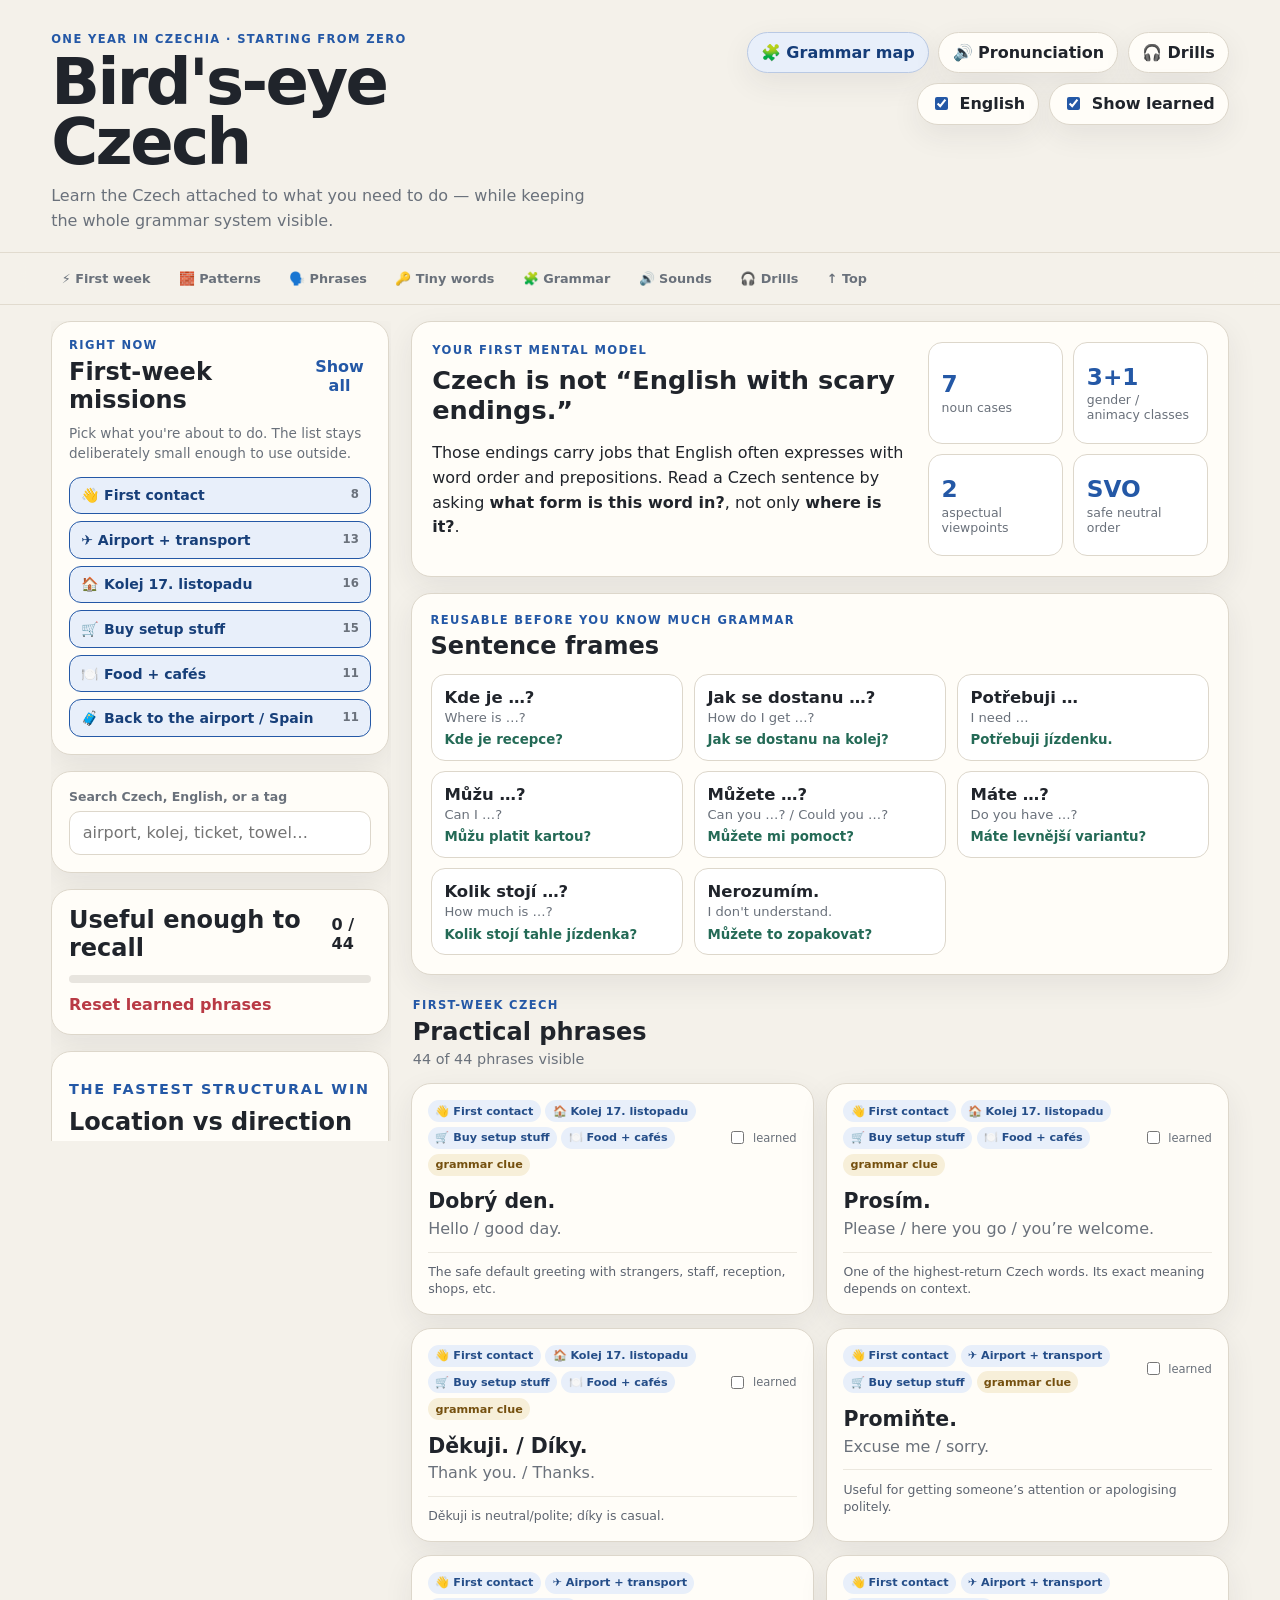
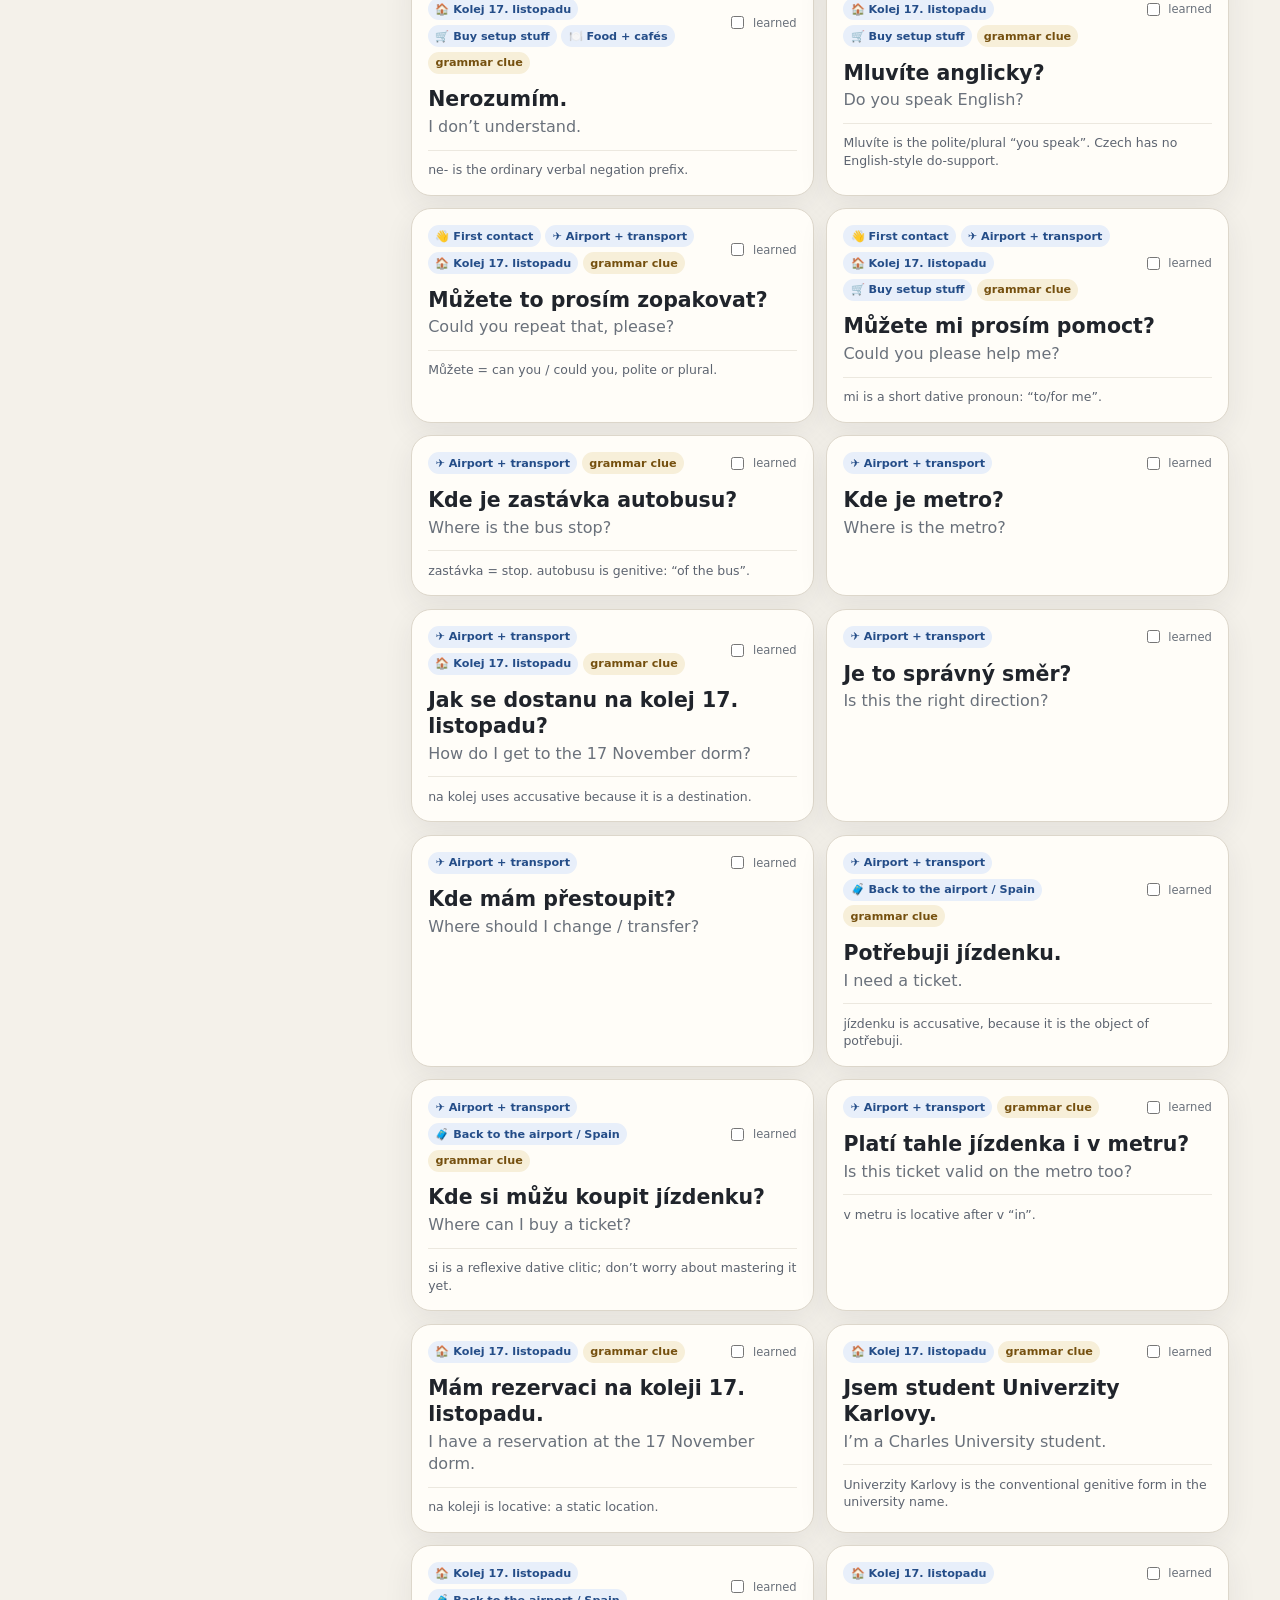
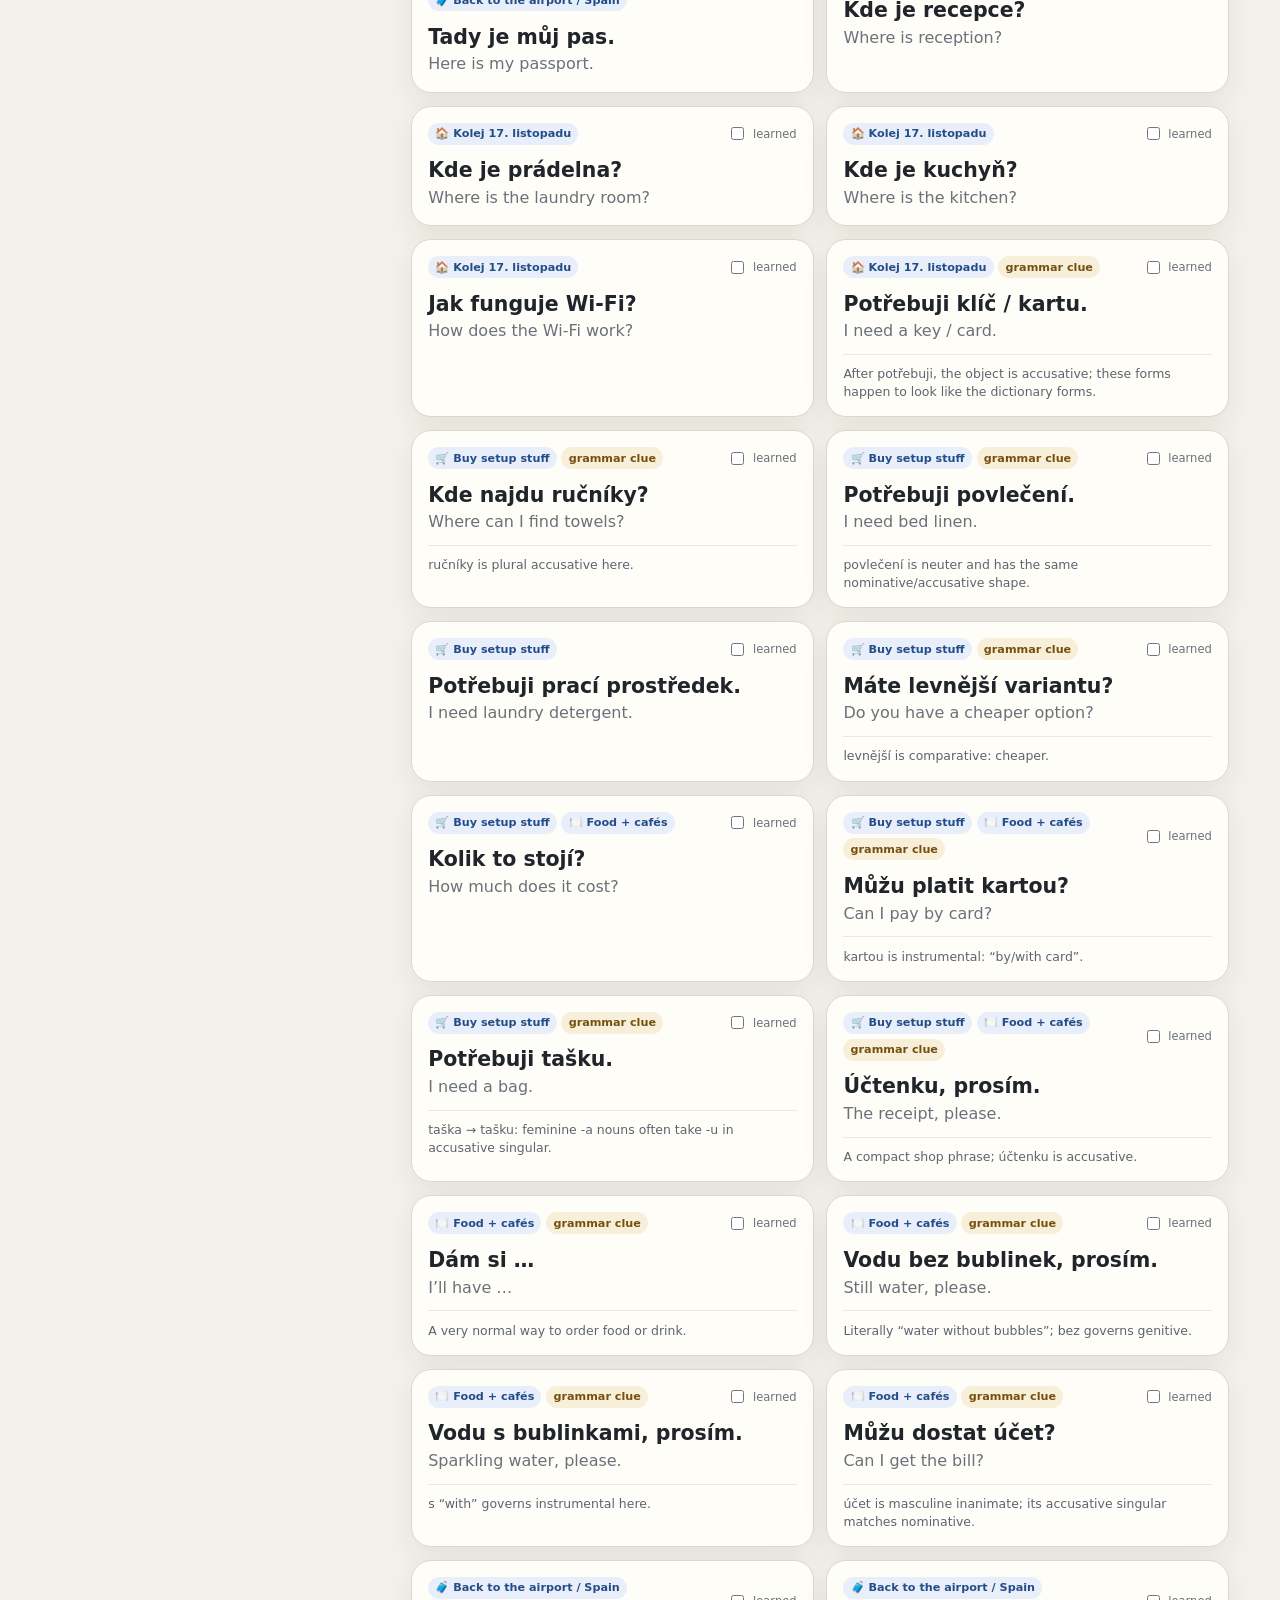
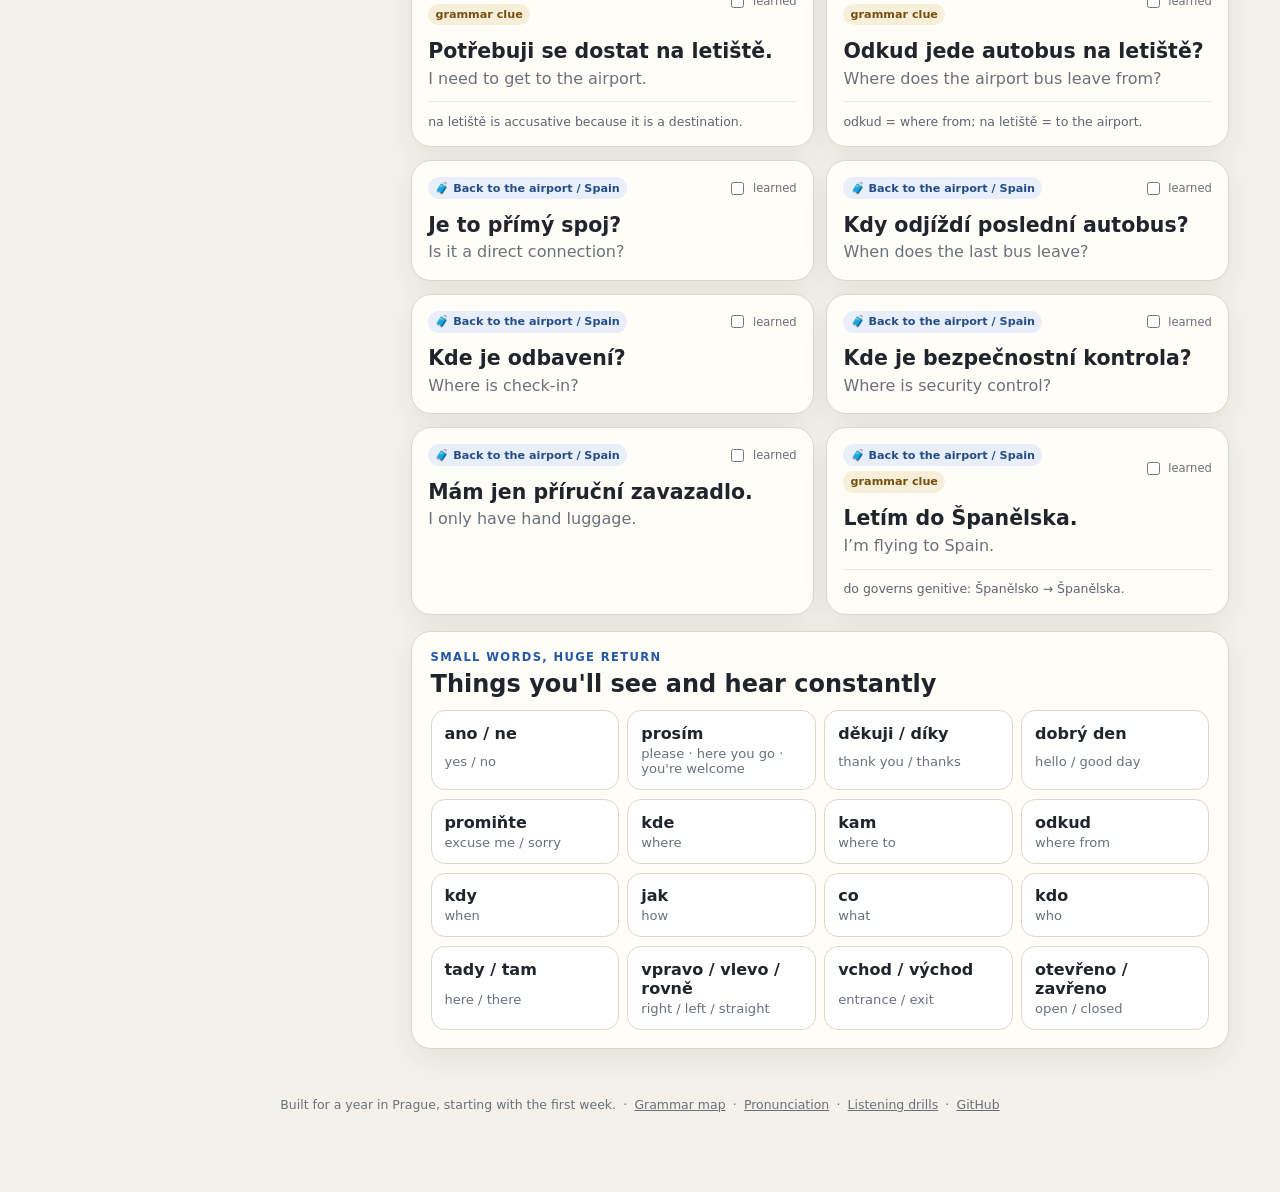
<file: index.html>
<!doctype html>
<html lang="en">
<head>
  <meta charset="utf-8" />
  <meta name="viewport" content="width=device-width, initial-scale=1, viewport-fit=cover" />
  <meta name="theme-color" content="#f4f1ea" />
  <meta name="description" content="A bird's-eye Czech grammar map and practical field guide for a year in Prague." />
  <title>Bird's-eye Czech</title>
  <link rel="stylesheet" href="styles.css" />
</head>
<body>
  <header class="topbar" id="top">
    <div>
      <p class="eyebrow">ONE YEAR IN CZECHIA · STARTING FROM ZERO</p>
      <h1>Bird's-eye Czech</h1>
      <p class="subtitle">Learn the Czech attached to what you need to do — while keeping the whole grammar system visible.</p>
    </div>
    <div class="topbar-actions">
      <a class="pill-link primary" href="grammar.html">🧩 Grammar map</a>
      <a class="pill-link" href="pronunciation.html">🔊 Pronunciation</a>
      <a class="pill-link" href="pronunciation-drills.html">🎧 Drills</a>
      <label class="toggle"><input id="translationsToggle" type="checkbox" checked><span>English</span></label>
      <label class="toggle"><input id="learnedToggle" type="checkbox" checked><span>Show learned</span></label>
    </div>
  </header>

  <nav class="jump-nav" aria-label="Jump within the field guide">
    <a href="#today">⚡ First week</a>
    <a href="#patterns">🧱 Patterns</a>
    <a href="#phrases">🗣️ Phrases</a>
    <a href="#survival">🔑 Tiny words</a>
    <a href="grammar.html">🧩 Grammar</a>
    <a href="pronunciation.html">🔊 Sounds</a>
    <a href="pronunciation-drills.html">🎧 Drills</a>
    <a href="#top">↑ Top</a>
  </nav>

  <main class="field-layout">
    <aside class="control-stack" id="today">
      <section class="panel controls">
        <div class="control-head">
          <div>
            <p class="section-kicker">RIGHT NOW</p>
            <h2>First-week missions</h2>
          </div>
          <button id="showAll" class="text-button" type="button">Show all</button>
        </div>
        <p class="filter-help">Pick what you're about to do. The list stays deliberately small enough to use outside.</p>
        <div id="missionFilters" class="mission-list"></div>
      </section>

      <section class="panel controls">
        <label class="search-field" for="search">
          <span>Search Czech, English, or a tag</span>
          <input id="search" type="search" placeholder="airport, kolej, ticket, towel…" autocomplete="off" />
        </label>
      </section>

      <section class="panel controls progress-panel">
        <div class="control-head"><h2>Useful enough to recall</h2><strong id="progressText">0 / 0</strong></div>
        <div class="progress-track"><div id="progressBar" class="progress-bar"></div></div>
        <button id="resetProgress" class="text-button danger" type="button">Reset learned phrases</button>
      </section>

      <section class="panel controls tip-panel">
        <p class="section-kicker">THE FASTEST STRUCTURAL WIN</p>
        <h2>Location vs direction</h2>
        <p><strong>Jsem na koleji.</strong><br><span class="muted">I am at the dorm. · na + locative</span></p>
        <p><strong>Jdu na kolej.</strong><br><span class="muted">I am going to the dorm. · na + accusative</span></p>
        <p><strong>Jsem na letišti.</strong> → at the airport</p>
        <p><strong>Jedu na letiště.</strong> → to the airport</p>
        <a class="text-button inline-link" href="grammar.html#cases">Why the endings change →</a>
      </section>
    </aside>

    <section class="study-area">
      <section class="hero-panel panel">
        <div>
          <p class="section-kicker">YOUR FIRST MENTAL MODEL</p>
          <h2>Czech is not “English with scary endings.”</h2>
          <p>Those endings carry jobs that English often expresses with word order and prepositions. Read a Czech sentence by asking <strong>what form is this word in?</strong>, not only <strong>where is it?</strong>.</p>
        </div>
        <div class="hero-facts">
          <a href="grammar.html#cases"><strong>7</strong><span>noun cases</span></a>
          <a href="grammar.html#gender"><strong>3+1</strong><span>gender / animacy classes</span></a>
          <a href="grammar.html#aspect"><strong>2</strong><span>aspectual viewpoints</span></a>
          <a href="grammar.html#word-order"><strong>SVO</strong><span>safe neutral order</span></a>
        </div>
      </section>

      <section id="patterns" class="panel patterns-panel">
        <div class="control-head">
          <div>
            <p class="section-kicker">REUSABLE BEFORE YOU KNOW MUCH GRAMMAR</p>
            <h2>Sentence frames</h2>
          </div>
        </div>
        <div class="pattern-grid">
          <article><strong>Kde je …?</strong><span>Where is …?</span><small>Kde je recepce?</small></article>
          <article><strong>Jak se dostanu …?</strong><span>How do I get …?</span><small>Jak se dostanu na kolej?</small></article>
          <article><strong>Potřebuji …</strong><span>I need …</span><small>Potřebuji jízdenku.</small></article>
          <article><strong>Můžu …?</strong><span>Can I …?</span><small>Můžu platit kartou?</small></article>
          <article><strong>Můžete …?</strong><span>Can you …? / Could you …?</span><small>Můžete mi pomoct?</small></article>
          <article><strong>Máte …?</strong><span>Do you have …?</span><small>Máte levnější variantu?</small></article>
          <article><strong>Kolik stojí …?</strong><span>How much is …?</span><small>Kolik stojí tahle jízdenka?</small></article>
          <article><strong>Nerozumím.</strong><span>I don't understand.</span><small>Můžete to zopakovat?</small></article>
        </div>
      </section>

      <div class="study-toolbar" id="phrases">
        <div>
          <p class="section-kicker">FIRST-WEEK CZECH</p>
          <h2>Practical phrases</h2>
          <p id="summary" class="summary"></p>
        </div>
      </div>

      <div id="emptyState" class="empty" hidden>No phrases match this view.</div>
      <div id="phraseGrid" class="phrase-grid"></div>

      <section id="survival" class="panel basics-panel">
        <div class="control-head">
          <div>
            <p class="section-kicker">SMALL WORDS, HUGE RETURN</p>
            <h2>Things you'll see and hear constantly</h2>
          </div>
        </div>
        <div class="basics-grid">
          <article><strong>ano / ne</strong><span>yes / no</span></article>
          <article><strong>prosím</strong><span>please · here you go · you're welcome</span></article>
          <article><strong>děkuji / díky</strong><span>thank you / thanks</span></article>
          <article><strong>dobrý den</strong><span>hello / good day</span></article>
          <article><strong>promiňte</strong><span>excuse me / sorry</span></article>
          <article><strong>kde</strong><span>where</span></article>
          <article><strong>kam</strong><span>where to</span></article>
          <article><strong>odkud</strong><span>where from</span></article>
          <article><strong>kdy</strong><span>when</span></article>
          <article><strong>jak</strong><span>how</span></article>
          <article><strong>co</strong><span>what</span></article>
          <article><strong>kdo</strong><span>who</span></article>
          <article><strong>tady / tam</strong><span>here / there</span></article>
          <article><strong>vpravo / vlevo / rovně</strong><span>right / left / straight</span></article>
          <article><strong>vchod / východ</strong><span>entrance / exit</span></article>
          <article><strong>otevřeno / zavřeno</strong><span>open / closed</span></article>
        </div>
      </section>
    </section>
  </main>

  <footer class="site-footer">
    <span>Built for a year in Prague, starting with the first week.</span>
    <span aria-hidden="true">·</span>
    <a href="grammar.html">Grammar map</a>
    <span aria-hidden="true">·</span>
    <a href="pronunciation.html">Pronunciation</a>
    <span aria-hidden="true">·</span>
    <a href="pronunciation-drills.html">Listening drills</a>
    <span aria-hidden="true">·</span>
    <a href="https://github.com/aeirya/birds-eye-czech">GitHub</a>
  </footer>

  <nav class="mobile-tabbar" aria-label="Site navigation">
    <a href="index.html" aria-current="page"><span>🗣️</span><small>Field guide</small></a>
    <a href="grammar.html"><span>🧩</span><small>Grammar</small></a>
    <a href="pronunciation.html"><span>🔊</span><small>Sounds</small></a>
    <a href="pronunciation-drills.html"><span>🎧</span><small>Drills</small></a>
  </nav>

  <template id="phraseTemplate">
    <article class="phrase-card">
      <div class="phrase-head">
        <div class="badges"></div>
        <label class="learned-control"><input type="checkbox"><span>learned</span></label>
      </div>
      <p class="czech"></p>
      <p class="english"></p>
      <p class="phrase-note"></p>
    </article>
  </template>

  <script src="app.js" defer></script>
</body>
</html>
</file>
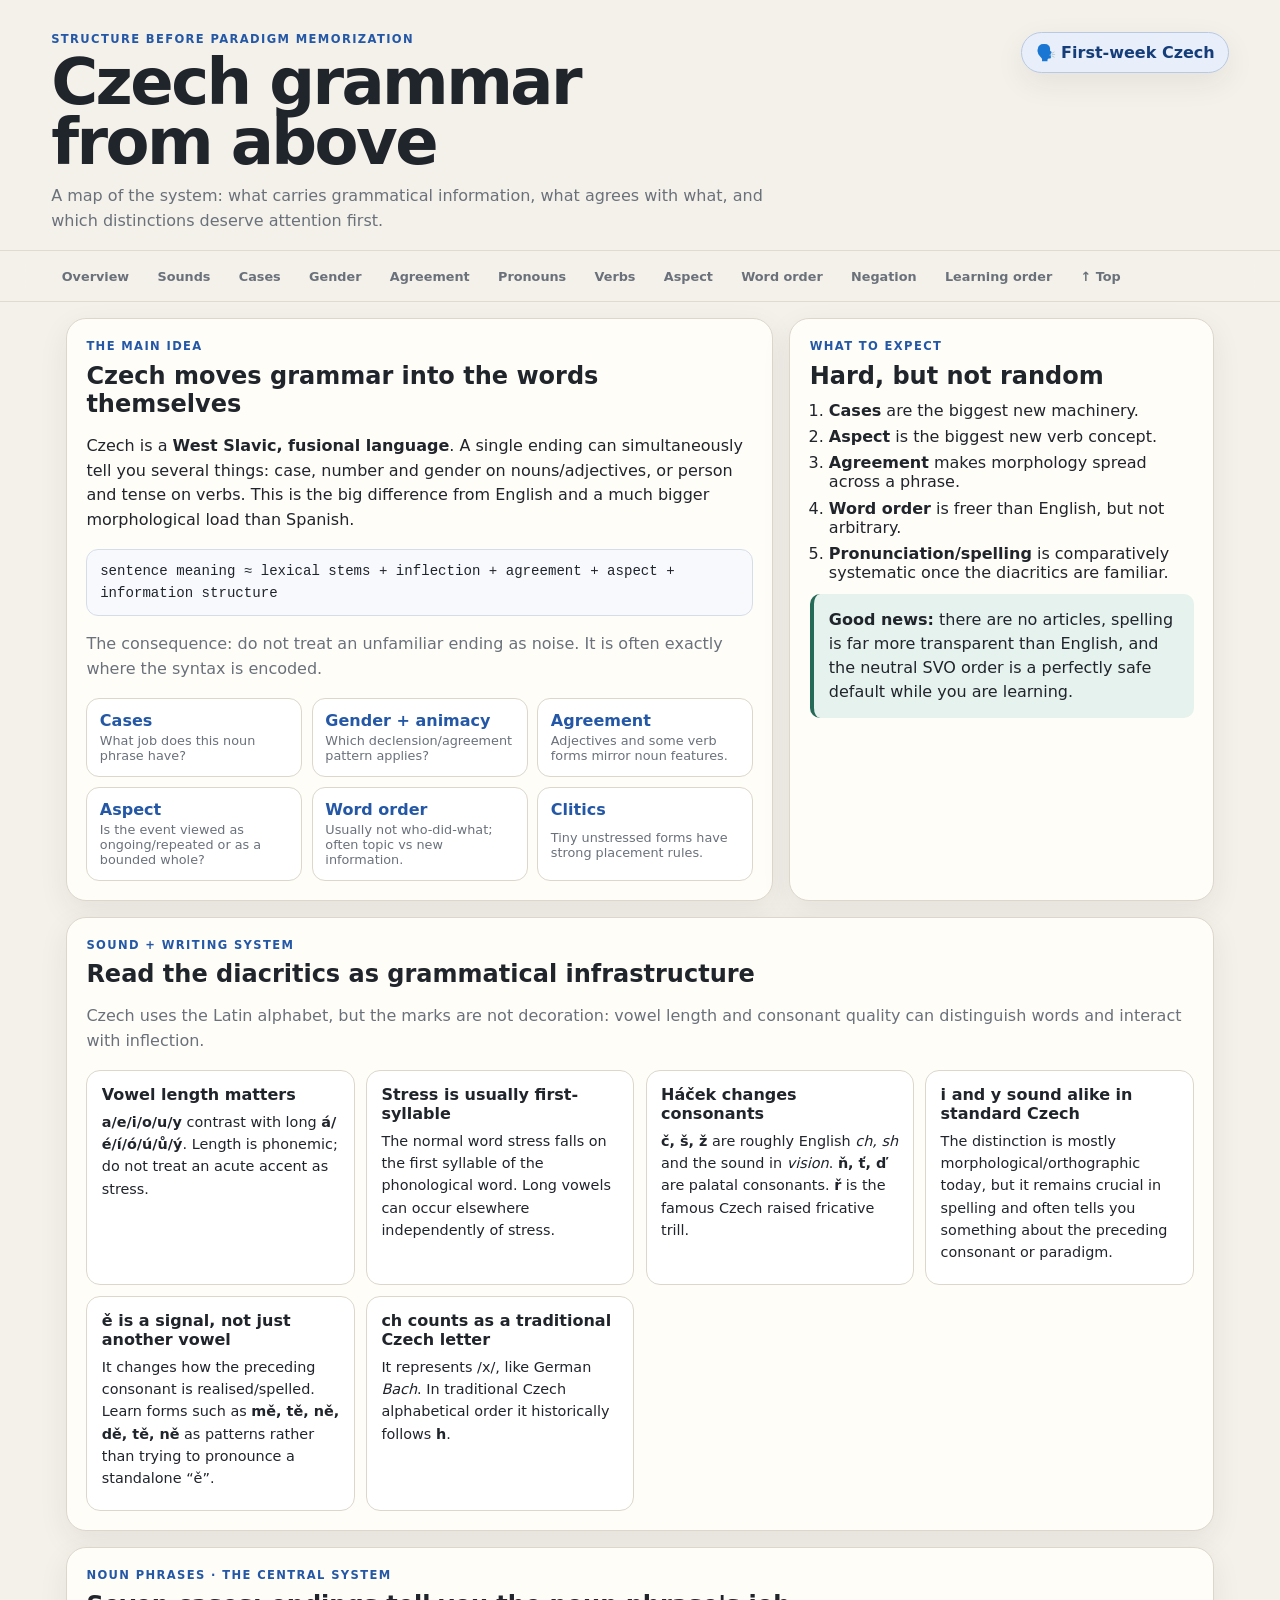
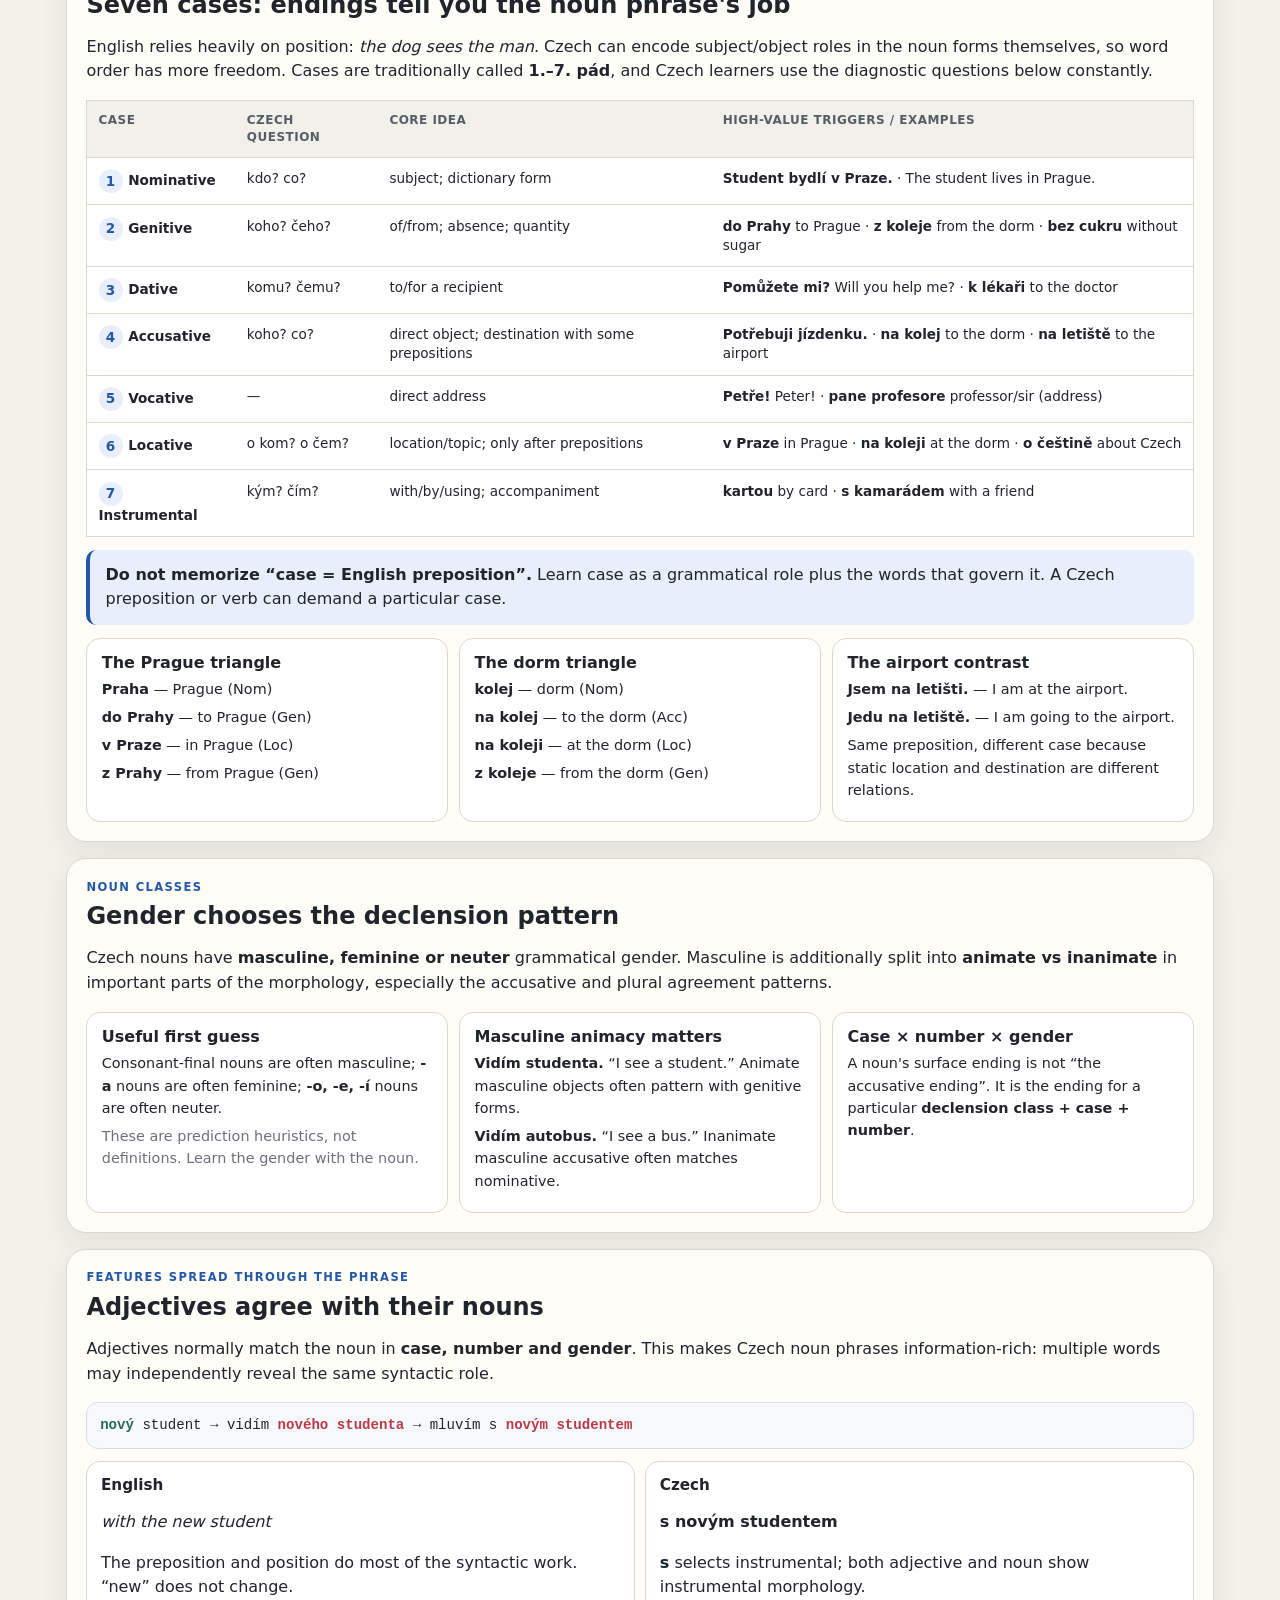
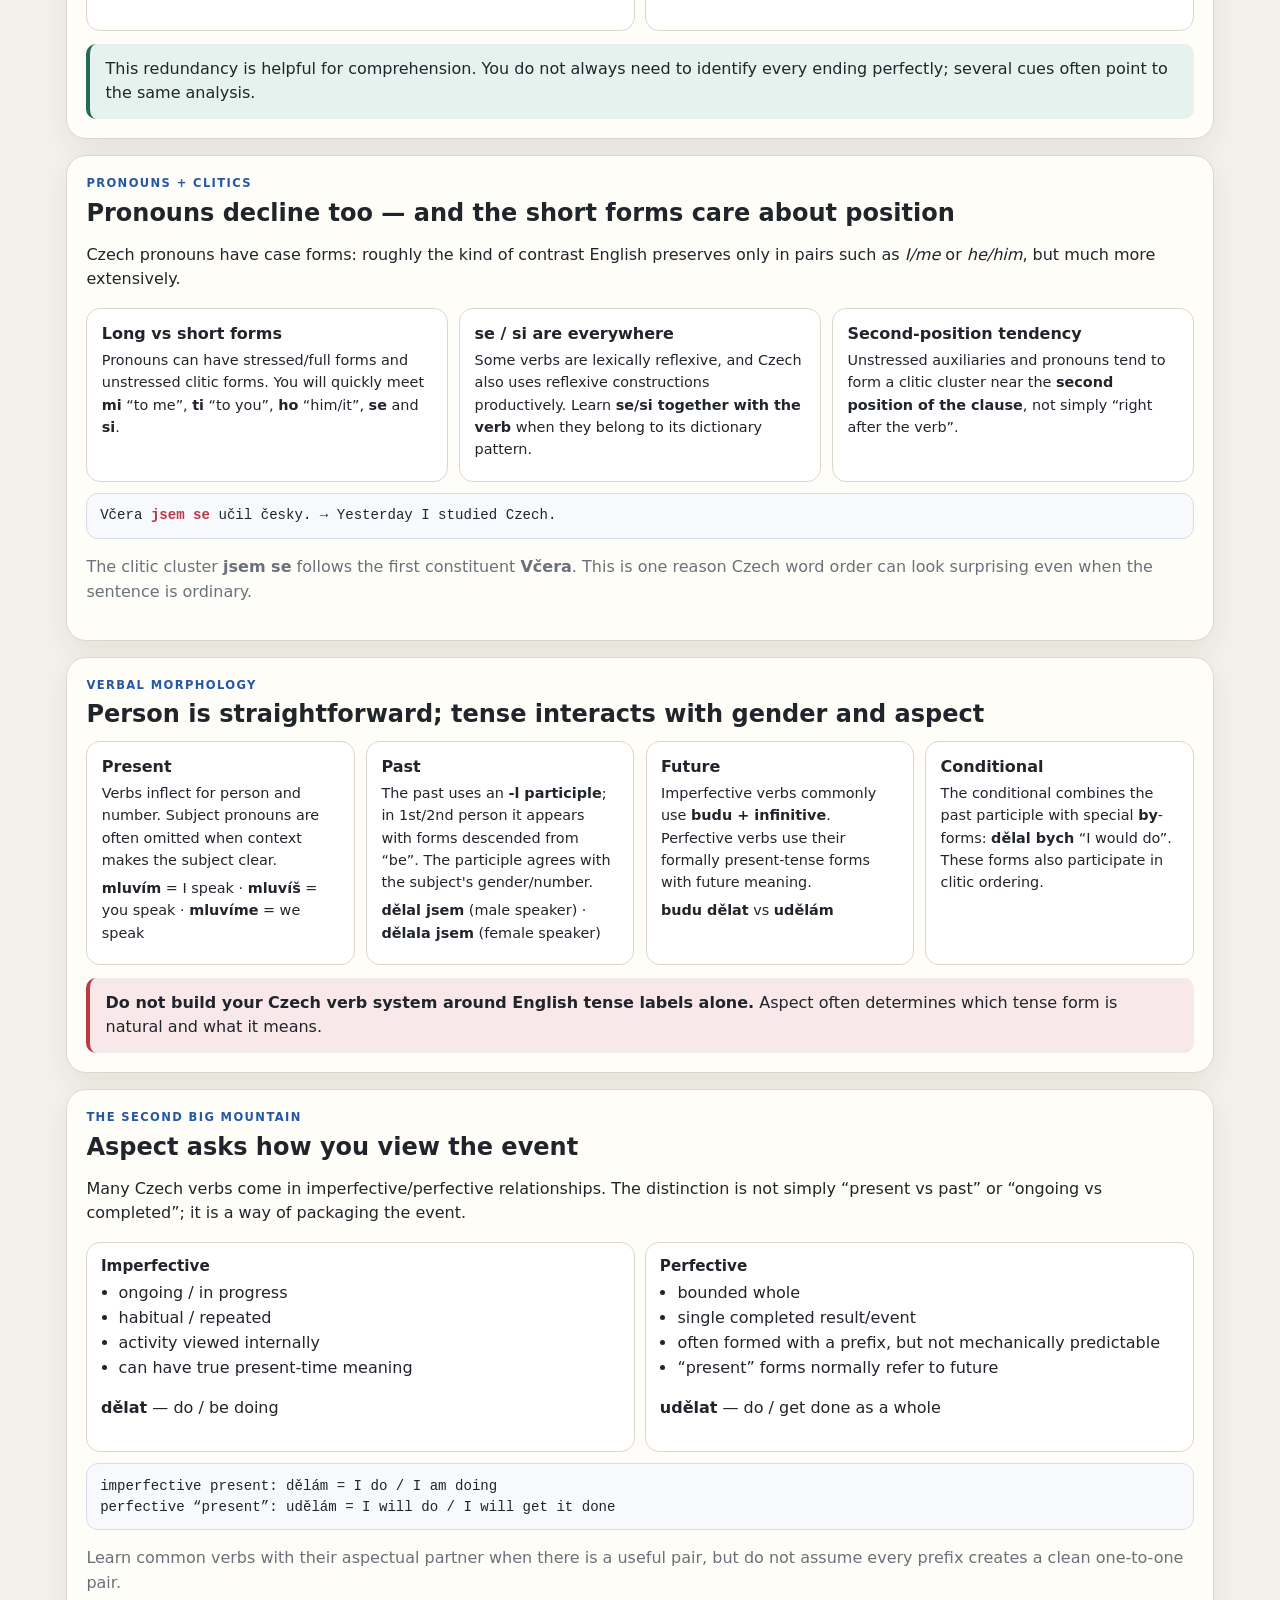
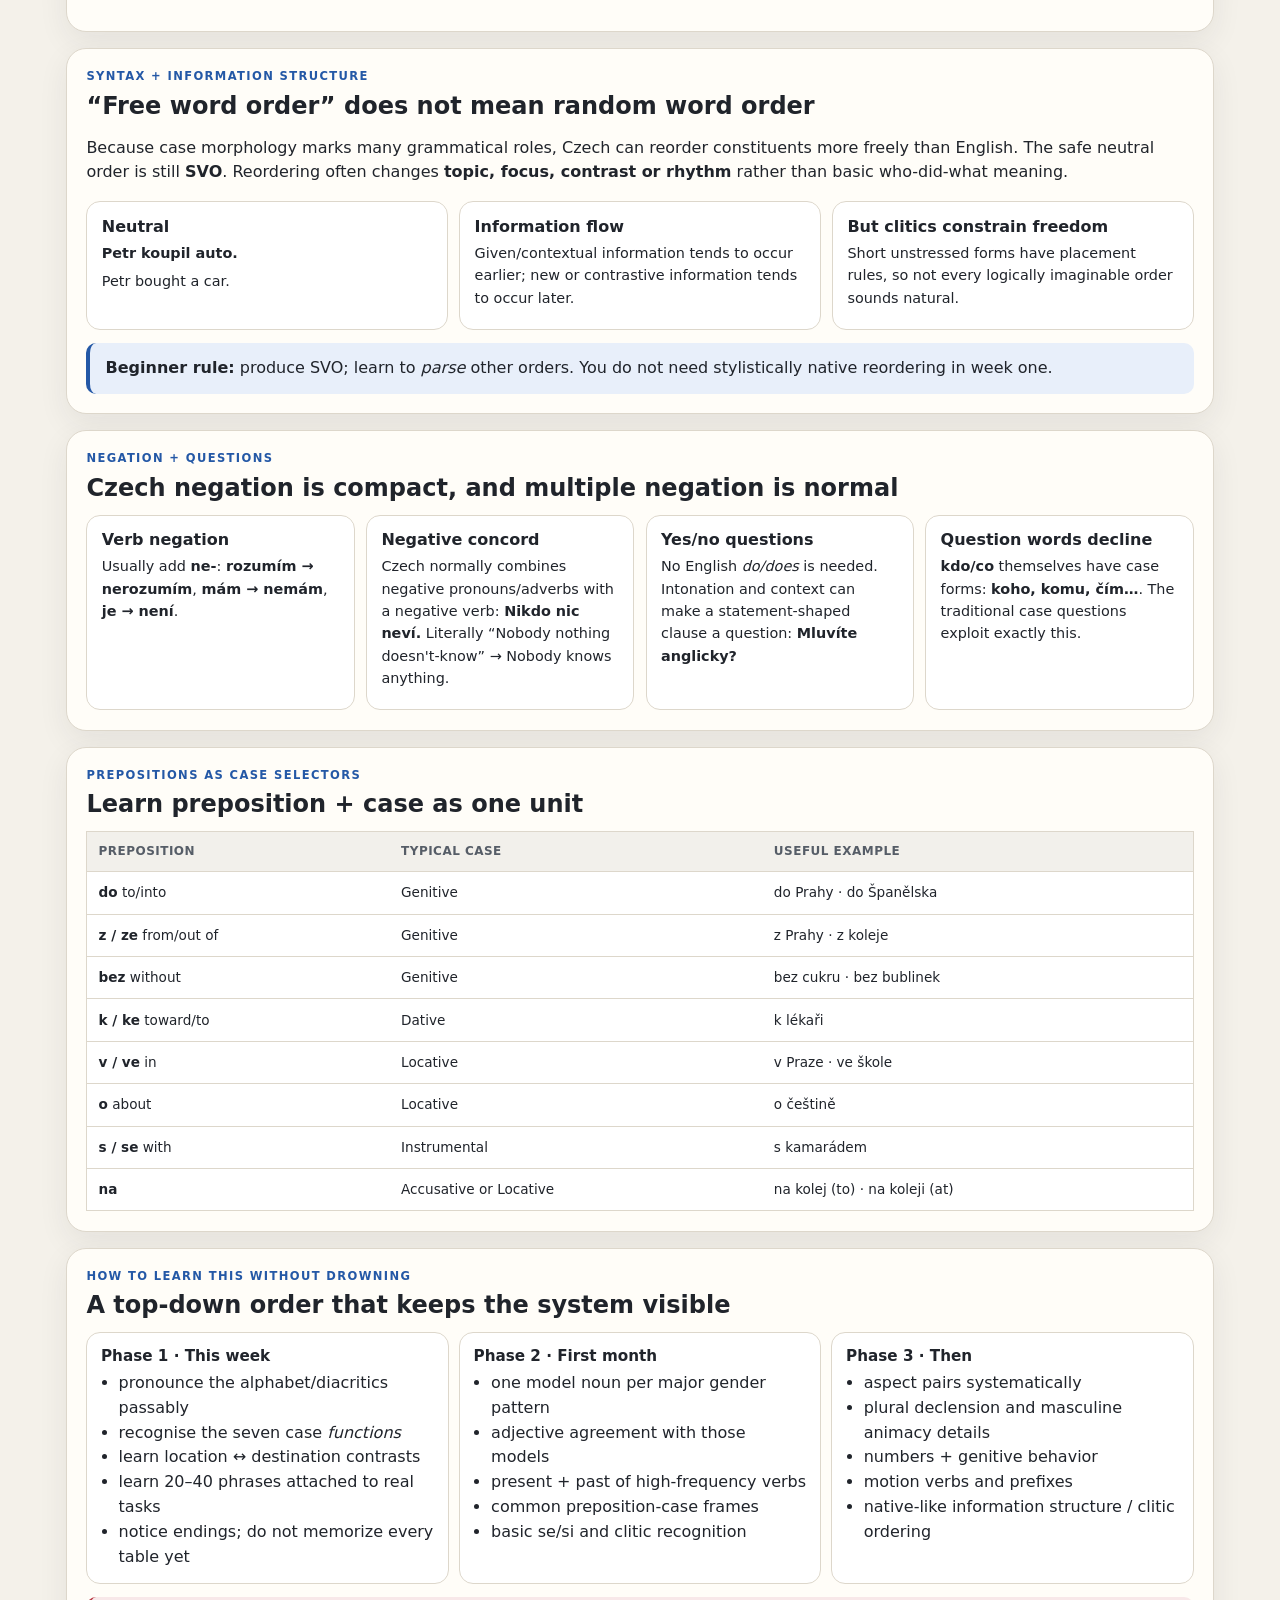
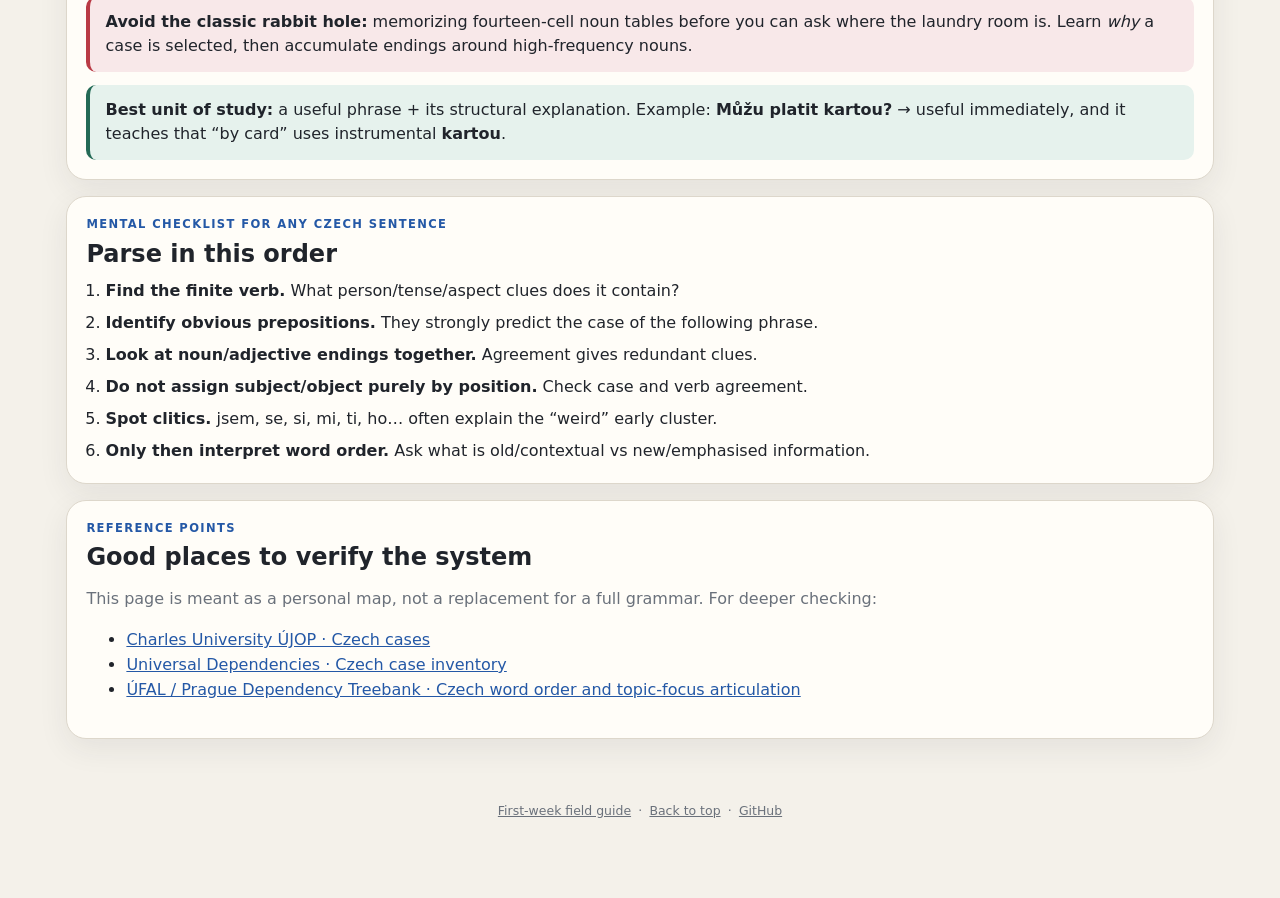
<file: grammar.html>
<!doctype html>
<html lang="en">
<head>
  <meta charset="utf-8" />
  <meta name="viewport" content="width=device-width, initial-scale=1, viewport-fit=cover" />
  <meta name="theme-color" content="#f4f1ea" />
  <meta name="description" content="A top-down overview of Czech grammar: cases, gender, agreement, verbs, aspect, clitics and word order." />
  <title>Czech Grammar Map · Bird's-eye Czech</title>
  <link rel="stylesheet" href="styles.css" />
</head>
<body>
  <header class="topbar grammar-header" id="top">
    <div>
      <p class="eyebrow">STRUCTURE BEFORE PARADIGM MEMORIZATION</p>
      <h1>Czech grammar<br>from above</h1>
      <p class="subtitle">A map of the system: what carries grammatical information, what agrees with what, and which distinctions deserve attention first.</p>
    </div>
    <div class="topbar-actions">
      <a class="pill-link primary" href="index.html">🗣️ First-week Czech</a>
    </div>
  </header>

  <nav class="grammar-jump-nav" aria-label="Jump within grammar guide">
    <a href="#overview">Overview</a>
    <a href="#sounds">Sounds</a>
    <a href="#cases">Cases</a>
    <a href="#gender">Gender</a>
    <a href="#agreement">Agreement</a>
    <a href="#pronouns">Pronouns</a>
    <a href="#verbs">Verbs</a>
    <a href="#aspect">Aspect</a>
    <a href="#word-order">Word order</a>
    <a href="#negation">Negation</a>
    <a href="#learning">Learning order</a>
    <a href="#top">↑ Top</a>
  </nav>

  <main class="grammar-shell">
    <section class="grammar-intro" id="overview">
      <article class="panel">
        <p class="section-kicker">THE MAIN IDEA</p>
        <h2>Czech moves grammar into the words themselves</h2>
        <p>Czech is a <strong>West Slavic, fusional language</strong>. A single ending can simultaneously tell you several things: case, number and gender on nouns/adjectives, or person and tense on verbs. This is the big difference from English and a much bigger morphological load than Spanish.</p>
        <div class="formula-line">sentence meaning ≈ lexical stems + inflection + agreement + aspect + information structure</div>
        <p class="study-note">The consequence: do not treat an unfamiliar ending as noise. It is often exactly where the syntax is encoded.</p>
        <div class="grammar-map">
          <a href="#cases"><strong>Cases</strong><span>What job does this noun phrase have?</span></a>
          <a href="#gender"><strong>Gender + animacy</strong><span>Which declension/agreement pattern applies?</span></a>
          <a href="#agreement"><strong>Agreement</strong><span>Adjectives and some verb forms mirror noun features.</span></a>
          <a href="#aspect"><strong>Aspect</strong><span>Is the event viewed as ongoing/repeated or as a bounded whole?</span></a>
          <a href="#word-order"><strong>Word order</strong><span>Usually not who-did-what; often topic vs new information.</span></a>
          <a href="#pronouns"><strong>Clitics</strong><span>Tiny unstressed forms have strong placement rules.</span></a>
        </div>
      </article>

      <aside class="panel">
        <p class="section-kicker">WHAT TO EXPECT</p>
        <h2>Hard, but not random</h2>
        <ol class="priority-list">
          <li><strong>Cases</strong> are the biggest new machinery.</li>
          <li><strong>Aspect</strong> is the biggest new verb concept.</li>
          <li><strong>Agreement</strong> makes morphology spread across a phrase.</li>
          <li><strong>Word order</strong> is freer than English, but not arbitrary.</li>
          <li><strong>Pronunciation/spelling</strong> is comparatively systematic once the diacritics are familiar.</li>
        </ol>
        <div class="callout success"><strong>Good news:</strong> there are no articles, spelling is far more transparent than English, and the neutral SVO order is a perfectly safe default while you are learning.</div>
      </aside>
    </section>

    <section class="grammar-column">
      <section class="study-card" id="sounds">
        <p class="section-kicker">SOUND + WRITING SYSTEM</p>
        <h2>Read the diacritics as grammatical infrastructure</h2>
        <p class="study-note">Czech uses the Latin alphabet, but the marks are not decoration: vowel length and consonant quality can distinguish words and interact with inflection.</p>
        <div class="grammar-grid">
          <article class="grammar-box">
            <h3>Vowel length matters</h3>
            <p><strong>a/e/i/o/u/y</strong> contrast with long <strong>á/é/í/ó/ú/ů/ý</strong>. Length is phonemic; do not treat an acute accent as stress.</p>
          </article>
          <article class="grammar-box">
            <h3>Stress is usually first-syllable</h3>
            <p>The normal word stress falls on the first syllable of the phonological word. Long vowels can occur elsewhere independently of stress.</p>
          </article>
          <article class="grammar-box">
            <h3>Háček changes consonants</h3>
            <p><strong>č, š, ž</strong> are roughly English <em>ch, sh</em> and the sound in <em>vision</em>. <strong>ň, ť, ď</strong> are palatal consonants. <strong>ř</strong> is the famous Czech raised fricative trill.</p>
          </article>
          <article class="grammar-box">
            <h3>i and y sound alike in standard Czech</h3>
            <p>The distinction is mostly morphological/orthographic today, but it remains crucial in spelling and often tells you something about the preceding consonant or paradigm.</p>
          </article>
          <article class="grammar-box">
            <h3>ě is a signal, not just another vowel</h3>
            <p>It changes how the preceding consonant is realised/spelled. Learn forms such as <strong>mě, tě, ně, dě, tě, ně</strong> as patterns rather than trying to pronounce a standalone “ě”.</p>
          </article>
          <article class="grammar-box">
            <h3>ch counts as a traditional Czech letter</h3>
            <p>It represents /x/, like German <em>Bach</em>. In traditional Czech alphabetical order it historically follows <strong>h</strong>.</p>
          </article>
        </div>
      </section>

      <section class="study-card" id="cases">
        <p class="section-kicker">NOUN PHRASES · THE CENTRAL SYSTEM</p>
        <h2>Seven cases: endings tell you the noun phrase's job</h2>
        <p>English relies heavily on position: <em>the dog sees the man</em>. Czech can encode subject/object roles in the noun forms themselves, so word order has more freedom. Cases are traditionally called <strong>1.–7. pád</strong>, and Czech learners use the diagnostic questions below constantly.</p>

        <div class="grammar-table-wrap">
          <table class="grammar-table">
            <thead><tr><th>Case</th><th>Czech question</th><th>Core idea</th><th>High-value triggers / examples</th></tr></thead>
            <tbody>
              <tr><td><span class="case-number">1</span><strong>Nominative</strong></td><td>kdo? co?</td><td>subject; dictionary form</td><td><strong>Student bydlí v Praze.</strong> · The student lives in Prague.</td></tr>
              <tr><td><span class="case-number">2</span><strong>Genitive</strong></td><td>koho? čeho?</td><td>of/from; absence; quantity</td><td><strong>do Prahy</strong> to Prague · <strong>z koleje</strong> from the dorm · <strong>bez cukru</strong> without sugar</td></tr>
              <tr><td><span class="case-number">3</span><strong>Dative</strong></td><td>komu? čemu?</td><td>to/for a recipient</td><td><strong>Pomůžete mi?</strong> Will you help me? · <strong>k lékaři</strong> to the doctor</td></tr>
              <tr><td><span class="case-number">4</span><strong>Accusative</strong></td><td>koho? co?</td><td>direct object; destination with some prepositions</td><td><strong>Potřebuji jízdenku.</strong> · <strong>na kolej</strong> to the dorm · <strong>na letiště</strong> to the airport</td></tr>
              <tr><td><span class="case-number">5</span><strong>Vocative</strong></td><td>—</td><td>direct address</td><td><strong>Petře!</strong> Peter! · <strong>pane profesore</strong> professor/sir (address)</td></tr>
              <tr><td><span class="case-number">6</span><strong>Locative</strong></td><td>o kom? o čem?</td><td>location/topic; only after prepositions</td><td><strong>v Praze</strong> in Prague · <strong>na koleji</strong> at the dorm · <strong>o češtině</strong> about Czech</td></tr>
              <tr><td><span class="case-number">7</span><strong>Instrumental</strong></td><td>kým? čím?</td><td>with/by/using; accompaniment</td><td><strong>kartou</strong> by card · <strong>s kamarádem</strong> with a friend</td></tr>
            </tbody>
          </table>
        </div>

        <div class="callout"><strong>Do not memorize “case = English preposition”.</strong> Learn case as a grammatical role plus the words that govern it. A Czech preposition or verb can demand a particular case.</div>

        <div class="grammar-grid">
          <article class="grammar-box">
            <h3>The Prague triangle</h3>
            <p><strong>Praha</strong> — Prague (Nom)</p>
            <p><strong>do Prahy</strong> — to Prague (Gen)</p>
            <p><strong>v Praze</strong> — in Prague (Loc)</p>
            <p><strong>z Prahy</strong> — from Prague (Gen)</p>
          </article>
          <article class="grammar-box">
            <h3>The dorm triangle</h3>
            <p><strong>kolej</strong> — dorm (Nom)</p>
            <p><strong>na kolej</strong> — to the dorm (Acc)</p>
            <p><strong>na koleji</strong> — at the dorm (Loc)</p>
            <p><strong>z koleje</strong> — from the dorm (Gen)</p>
          </article>
          <article class="grammar-box">
            <h3>The airport contrast</h3>
            <p><strong>Jsem na letišti.</strong> — I am at the airport.</p>
            <p><strong>Jedu na letiště.</strong> — I am going to the airport.</p>
            <p>Same preposition, different case because static location and destination are different relations.</p>
          </article>
        </div>
      </section>

      <section class="study-card" id="gender">
        <p class="section-kicker">NOUN CLASSES</p>
        <h2>Gender chooses the declension pattern</h2>
        <p>Czech nouns have <strong>masculine, feminine or neuter</strong> grammatical gender. Masculine is additionally split into <strong>animate vs inanimate</strong> in important parts of the morphology, especially the accusative and plural agreement patterns.</p>
        <div class="grammar-grid">
          <article class="grammar-box">
            <h3>Useful first guess</h3>
            <p>Consonant-final nouns are often masculine; <strong>-a</strong> nouns are often feminine; <strong>-o, -e, -í</strong> nouns are often neuter.</p>
            <p class="study-note">These are prediction heuristics, not definitions. Learn the gender with the noun.</p>
          </article>
          <article class="grammar-box">
            <h3>Masculine animacy matters</h3>
            <p><strong>Vidím studenta.</strong> “I see a student.” Animate masculine objects often pattern with genitive forms.</p>
            <p><strong>Vidím autobus.</strong> “I see a bus.” Inanimate masculine accusative often matches nominative.</p>
          </article>
          <article class="grammar-box">
            <h3>Case × number × gender</h3>
            <p>A noun's surface ending is not “the accusative ending”. It is the ending for a particular <strong>declension class + case + number</strong>.</p>
          </article>
        </div>
      </section>

      <section class="study-card" id="agreement">
        <p class="section-kicker">FEATURES SPREAD THROUGH THE PHRASE</p>
        <h2>Adjectives agree with their nouns</h2>
        <p>Adjectives normally match the noun in <strong>case, number and gender</strong>. This makes Czech noun phrases information-rich: multiple words may independently reveal the same syntactic role.</p>
        <div class="example-chain"><span class="stem">nový</span> student → vidím <span class="case">nového studenta</span> → mluvím s <span class="case">novým studentem</span></div>
        <div class="compare-grid">
          <article>
            <h3>English</h3>
            <p><em>with the new student</em></p>
            <p>The preposition and position do most of the syntactic work. “new” does not change.</p>
          </article>
          <article>
            <h3>Czech</h3>
            <p><strong>s novým studentem</strong></p>
            <p><strong>s</strong> selects instrumental; both adjective and noun show instrumental morphology.</p>
          </article>
        </div>
        <div class="callout success">This redundancy is helpful for comprehension. You do not always need to identify every ending perfectly; several cues often point to the same analysis.</div>
      </section>

      <section class="study-card" id="pronouns">
        <p class="section-kicker">PRONOUNS + CLITICS</p>
        <h2>Pronouns decline too — and the short forms care about position</h2>
        <p>Czech pronouns have case forms: roughly the kind of contrast English preserves only in pairs such as <em>I/me</em> or <em>he/him</em>, but much more extensively.</p>
        <div class="grammar-grid">
          <article class="grammar-box">
            <h3>Long vs short forms</h3>
            <p>Pronouns can have stressed/full forms and unstressed clitic forms. You will quickly meet <strong>mi</strong> “to me”, <strong>ti</strong> “to you”, <strong>ho</strong> “him/it”, <strong>se</strong> and <strong>si</strong>.</p>
          </article>
          <article class="grammar-box">
            <h3>se / si are everywhere</h3>
            <p>Some verbs are lexically reflexive, and Czech also uses reflexive constructions productively. Learn <strong>se/si together with the verb</strong> when they belong to its dictionary pattern.</p>
          </article>
          <article class="grammar-box">
            <h3>Second-position tendency</h3>
            <p>Unstressed auxiliaries and pronouns tend to form a clitic cluster near the <strong>second position of the clause</strong>, not simply “right after the verb”.</p>
          </article>
        </div>
        <div class="example-chain">Včera <span class="case">jsem se</span> učil česky. → Yesterday I studied Czech.</div>
        <p class="study-note">The clitic cluster <strong>jsem se</strong> follows the first constituent <strong>Včera</strong>. This is one reason Czech word order can look surprising even when the sentence is ordinary.</p>
      </section>

      <section class="study-card" id="verbs">
        <p class="section-kicker">VERBAL MORPHOLOGY</p>
        <h2>Person is straightforward; tense interacts with gender and aspect</h2>
        <div class="grammar-grid">
          <article class="grammar-box">
            <h3>Present</h3>
            <p>Verbs inflect for person and number. Subject pronouns are often omitted when context makes the subject clear.</p>
            <p><strong>mluvím</strong> = I speak · <strong>mluvíš</strong> = you speak · <strong>mluvíme</strong> = we speak</p>
          </article>
          <article class="grammar-box">
            <h3>Past</h3>
            <p>The past uses an <strong>-l participle</strong>; in 1st/2nd person it appears with forms descended from “be”. The participle agrees with the subject's gender/number.</p>
            <p><strong>dělal jsem</strong> (male speaker) · <strong>dělala jsem</strong> (female speaker)</p>
          </article>
          <article class="grammar-box">
            <h3>Future</h3>
            <p>Imperfective verbs commonly use <strong>budu + infinitive</strong>. Perfective verbs use their formally present-tense forms with future meaning.</p>
            <p><strong>budu dělat</strong> vs <strong>udělám</strong></p>
          </article>
          <article class="grammar-box">
            <h3>Conditional</h3>
            <p>The conditional combines the past participle with special <strong>by</strong>-forms: <strong>dělal bych</strong> “I would do”. These forms also participate in clitic ordering.</p>
          </article>
        </div>
        <div class="callout warning"><strong>Do not build your Czech verb system around English tense labels alone.</strong> Aspect often determines which tense form is natural and what it means.</div>
      </section>

      <section class="study-card" id="aspect">
        <p class="section-kicker">THE SECOND BIG MOUNTAIN</p>
        <h2>Aspect asks how you view the event</h2>
        <p>Many Czech verbs come in imperfective/perfective relationships. The distinction is not simply “present vs past” or “ongoing vs completed”; it is a way of packaging the event.</p>
        <div class="compare-grid">
          <article>
            <h3>Imperfective</h3>
            <ul>
              <li>ongoing / in progress</li>
              <li>habitual / repeated</li>
              <li>activity viewed internally</li>
              <li>can have true present-time meaning</li>
            </ul>
            <p><strong>dělat</strong> — do / be doing</p>
          </article>
          <article>
            <h3>Perfective</h3>
            <ul>
              <li>bounded whole</li>
              <li>single completed result/event</li>
              <li>often formed with a prefix, but not mechanically predictable</li>
              <li>“present” forms normally refer to future</li>
            </ul>
            <p><strong>udělat</strong> — do / get done as a whole</p>
          </article>
        </div>
        <div class="formula-line">imperfective present: dělám = I do / I am doing<br>perfective “present”: udělám = I will do / I will get it done</div>
        <p class="study-note">Learn common verbs with their aspectual partner when there is a useful pair, but do not assume every prefix creates a clean one-to-one pair.</p>
      </section>

      <section class="study-card" id="word-order">
        <p class="section-kicker">SYNTAX + INFORMATION STRUCTURE</p>
        <h2>“Free word order” does not mean random word order</h2>
        <p>Because case morphology marks many grammatical roles, Czech can reorder constituents more freely than English. The safe neutral order is still <strong>SVO</strong>. Reordering often changes <strong>topic, focus, contrast or rhythm</strong> rather than basic who-did-what meaning.</p>
        <div class="grammar-grid">
          <article class="grammar-box">
            <h3>Neutral</h3>
            <p><strong>Petr koupil auto.</strong></p>
            <p>Petr bought a car.</p>
          </article>
          <article class="grammar-box">
            <h3>Information flow</h3>
            <p>Given/contextual information tends to occur earlier; new or contrastive information tends to occur later.</p>
          </article>
          <article class="grammar-box">
            <h3>But clitics constrain freedom</h3>
            <p>Short unstressed forms have placement rules, so not every logically imaginable order sounds natural.</p>
          </article>
        </div>
        <div class="callout"><strong>Beginner rule:</strong> produce SVO; learn to <em>parse</em> other orders. You do not need stylistically native reordering in week one.</div>
      </section>

      <section class="study-card" id="negation">
        <p class="section-kicker">NEGATION + QUESTIONS</p>
        <h2>Czech negation is compact, and multiple negation is normal</h2>
        <div class="grammar-grid">
          <article class="grammar-box">
            <h3>Verb negation</h3>
            <p>Usually add <strong>ne-</strong>: <strong>rozumím → nerozumím</strong>, <strong>mám → nemám</strong>, <strong>je → není</strong>.</p>
          </article>
          <article class="grammar-box">
            <h3>Negative concord</h3>
            <p>Czech normally combines negative pronouns/adverbs with a negative verb: <strong>Nikdo nic neví.</strong> Literally “Nobody nothing doesn't-know” → Nobody knows anything.</p>
          </article>
          <article class="grammar-box">
            <h3>Yes/no questions</h3>
            <p>No English <em>do/does</em> is needed. Intonation and context can make a statement-shaped clause a question: <strong>Mluvíte anglicky?</strong></p>
          </article>
          <article class="grammar-box">
            <h3>Question words decline</h3>
            <p><strong>kdo/co</strong> themselves have case forms: <strong>koho, komu, čím…</strong>. The traditional case questions exploit exactly this.</p>
          </article>
        </div>
      </section>

      <section class="study-card" id="prepositions">
        <p class="section-kicker">PREPOSITIONS AS CASE SELECTORS</p>
        <h2>Learn preposition + case as one unit</h2>
        <div class="grammar-table-wrap">
          <table class="grammar-table">
            <thead><tr><th>Preposition</th><th>Typical case</th><th>Useful example</th></tr></thead>
            <tbody>
              <tr><td><strong>do</strong> to/into</td><td>Genitive</td><td>do Prahy · do Španělska</td></tr>
              <tr><td><strong>z / ze</strong> from/out of</td><td>Genitive</td><td>z Prahy · z koleje</td></tr>
              <tr><td><strong>bez</strong> without</td><td>Genitive</td><td>bez cukru · bez bublinek</td></tr>
              <tr><td><strong>k / ke</strong> toward/to</td><td>Dative</td><td>k lékaři</td></tr>
              <tr><td><strong>v / ve</strong> in</td><td>Locative</td><td>v Praze · ve škole</td></tr>
              <tr><td><strong>o</strong> about</td><td>Locative</td><td>o češtině</td></tr>
              <tr><td><strong>s / se</strong> with</td><td>Instrumental</td><td>s kamarádem</td></tr>
              <tr><td><strong>na</strong></td><td>Accusative or Locative</td><td>na kolej (to) · na koleji (at)</td></tr>
            </tbody>
          </table>
        </div>
      </section>

      <section class="study-card" id="learning">
        <p class="section-kicker">HOW TO LEARN THIS WITHOUT DROWNING</p>
        <h2>A top-down order that keeps the system visible</h2>
        <div class="compare-grid">
          <article>
            <h3>Phase 1 · This week</h3>
            <ul>
              <li>pronounce the alphabet/diacritics passably</li>
              <li>recognise the seven case <em>functions</em></li>
              <li>learn location ↔ destination contrasts</li>
              <li>learn 20–40 phrases attached to real tasks</li>
              <li>notice endings; do not memorize every table yet</li>
            </ul>
          </article>
          <article>
            <h3>Phase 2 · First month</h3>
            <ul>
              <li>one model noun per major gender pattern</li>
              <li>adjective agreement with those models</li>
              <li>present + past of high-frequency verbs</li>
              <li>common preposition-case frames</li>
              <li>basic se/si and clitic recognition</li>
            </ul>
          </article>
          <article>
            <h3>Phase 3 · Then</h3>
            <ul>
              <li>aspect pairs systematically</li>
              <li>plural declension and masculine animacy details</li>
              <li>numbers + genitive behavior</li>
              <li>motion verbs and prefixes</li>
              <li>native-like information structure / clitic ordering</li>
            </ul>
          </article>
        </div>
        <div class="callout warning"><strong>Avoid the classic rabbit hole:</strong> memorizing fourteen-cell noun tables before you can ask where the laundry room is. Learn <em>why</em> a case is selected, then accumulate endings around high-frequency nouns.</div>
        <div class="callout success"><strong>Best unit of study:</strong> a useful phrase + its structural explanation. Example: <strong>Můžu platit kartou?</strong> → useful immediately, and it teaches that “by card” uses instrumental <strong>kartou</strong>.</div>
      </section>

      <section class="study-card" id="guidelines">
        <p class="section-kicker">MENTAL CHECKLIST FOR ANY CZECH SENTENCE</p>
        <h2>Parse in this order</h2>
        <ol class="priority-list">
          <li><strong>Find the finite verb.</strong> What person/tense/aspect clues does it contain?</li>
          <li><strong>Identify obvious prepositions.</strong> They strongly predict the case of the following phrase.</li>
          <li><strong>Look at noun/adjective endings together.</strong> Agreement gives redundant clues.</li>
          <li><strong>Do not assign subject/object purely by position.</strong> Check case and verb agreement.</li>
          <li><strong>Spot clitics.</strong> jsem, se, si, mi, ti, ho… often explain the “weird” early cluster.</li>
          <li><strong>Only then interpret word order.</strong> Ask what is old/contextual vs new/emphasised information.</li>
        </ol>
      </section>

      <section class="study-card">
        <p class="section-kicker">REFERENCE POINTS</p>
        <h2>Good places to verify the system</h2>
        <p class="study-note">This page is meant as a personal map, not a replacement for a full grammar. For deeper checking:</p>
        <ul>
          <li><a href="https://blog.ujop.cuni.cz/what-are-czech-cases-and-how-to-remember-them/">Charles University ÚJOP · Czech cases</a></li>
          <li><a href="https://universaldependencies.org/cs/feat/Case.html">Universal Dependencies · Czech case inventory</a></li>
          <li><a href="https://ufal.mff.cuni.cz/pdt2.0/doc/manuals/en/t-layer/html/ch10s01s01.html">ÚFAL / Prague Dependency Treebank · Czech word order and topic-focus articulation</a></li>
        </ul>
      </section>
    </section>
  </main>

  <footer class="site-footer">
    <a href="index.html">First-week field guide</a>
    <span aria-hidden="true">·</span>
    <a href="#top">Back to top</a>
    <span aria-hidden="true">·</span>
    <a href="https://github.com/ojs-inator/birds-eye-czech">GitHub</a>
  </footer>

  <nav class="mobile-tabbar" aria-label="Site navigation">
    <a href="index.html"><span>🗣️</span><small>Field guide</small></a>
    <a href="grammar.html" aria-current="page"><span>🧩</span><small>Grammar</small></a>
    <a href="#cases"><span>7</span><small>Cases</small></a>
    <a href="#aspect"><span>↔</span><small>Aspect</small></a>
  </nav>
</body>
</html>
</file>
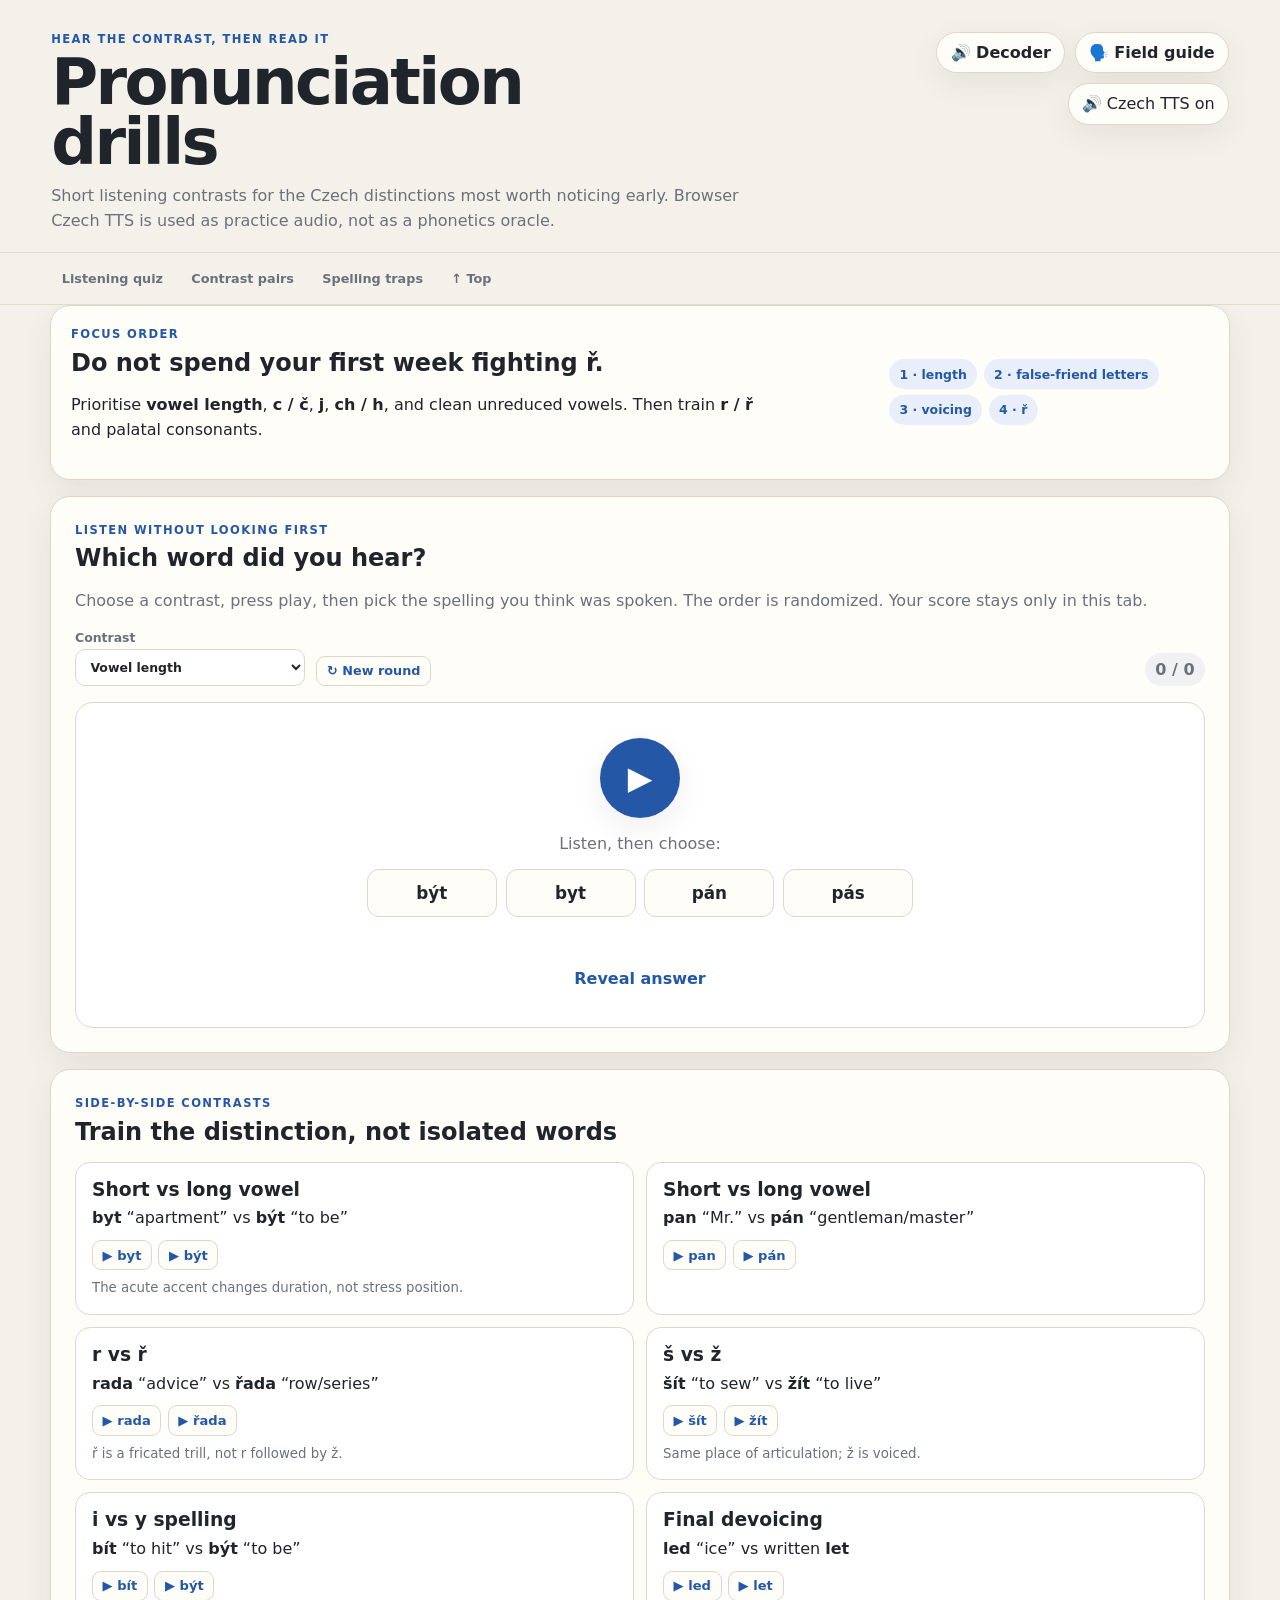
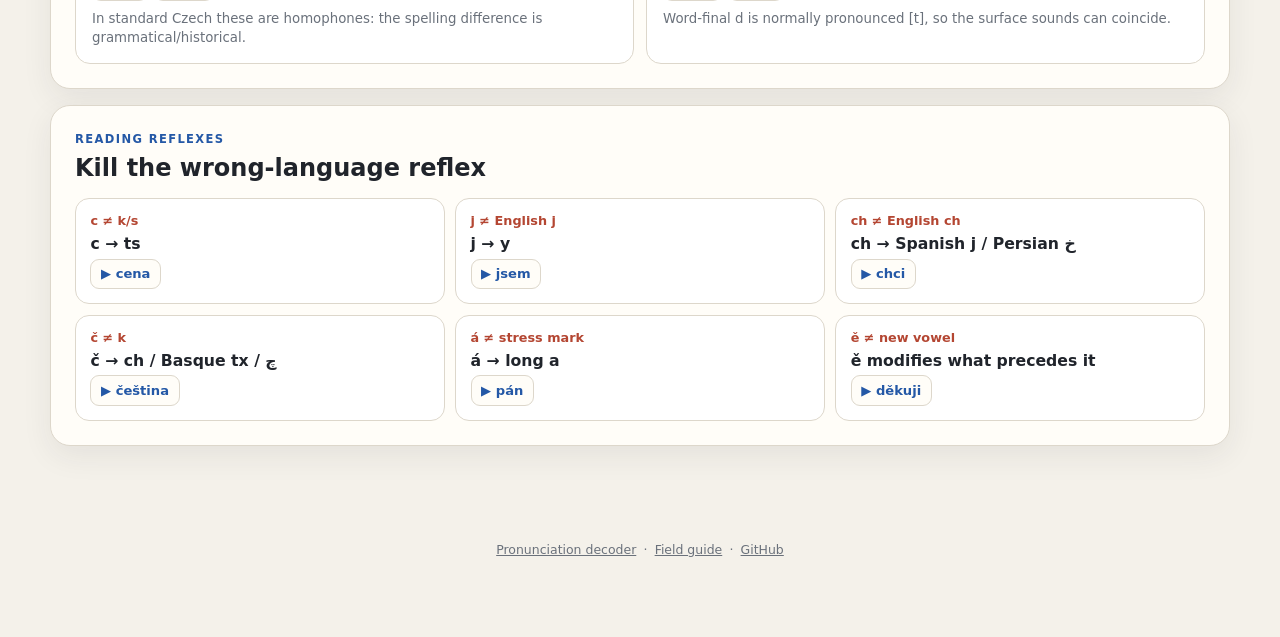
<file: pronunciation-drills.html>
<!doctype html>
<html lang="en">
<head>
  <meta charset="utf-8" />
  <meta name="viewport" content="width=device-width, initial-scale=1, viewport-fit=cover" />
  <meta name="theme-color" content="#f4f1ea" />
  <meta name="description" content="Focused Czech pronunciation listening drills for vowel length, r/ř, h/ch, and spelling-to-sound traps." />
  <title>Pronunciation Drills · Bird's-eye Czech</title>
  <link rel="stylesheet" href="styles.css" />
  <link rel="stylesheet" href="pronunciation.css" />
  <link rel="stylesheet" href="pronunciation-drills.css" />
</head>
<body class="pronunciation-page drills-page">
  <header class="topbar" id="top">
    <div>
      <p class="eyebrow">HEAR THE CONTRAST, THEN READ IT</p>
      <h1>Pronunciation<br>drills</h1>
      <p class="subtitle">Short listening contrasts for the Czech distinctions most worth noticing early. Browser Czech TTS is used as practice audio, not as a phonetics oracle.</p>
    </div>
    <div class="topbar-actions">
      <a class="pill-link" href="pronunciation.html">🔊 Decoder</a>
      <a class="pill-link" href="index.html">🗣️ Field guide</a>
      <button class="pill-link speech-toggle" id="speechToggle" type="button" aria-pressed="true">🔊 Czech TTS on</button>
    </div>
  </header>

  <nav class="grammar-jump-nav" aria-label="Jump within pronunciation drills">
    <a href="#listen">Listening quiz</a>
    <a href="#pairs">Contrast pairs</a>
    <a href="#spelling">Spelling traps</a>
    <a href="#top">↑ Top</a>
  </nav>

  <main class="pronunciation-shell">
    <section class="panel drill-hero">
      <div>
        <p class="section-kicker">FOCUS ORDER</p>
        <h2>Do not spend your first week fighting ř.</h2>
        <p>Prioritise <strong>vowel length</strong>, <strong>c / č</strong>, <strong>j</strong>, <strong>ch / h</strong>, and clean unreduced vowels. Then train <strong>r / ř</strong> and palatal consonants.</p>
      </div>
      <div class="priority-tags"><span>1 · length</span><span>2 · false-friend letters</span><span>3 · voicing</span><span>4 · ř</span></div>
    </section>

    <section class="study-card" id="listen">
      <p class="section-kicker">LISTEN WITHOUT LOOKING FIRST</p>
      <h2>Which word did you hear?</h2>
      <p class="study-note">Choose a contrast, press play, then pick the spelling you think was spoken. The order is randomized. Your score stays only in this tab.</p>

      <div class="quiz-toolbar">
        <label>Contrast
          <select id="contrastSelect"></select>
        </label>
        <button id="newRound" class="say-button" type="button">↻ New round</button>
        <span id="score" class="score">0 / 0</span>
      </div>

      <div class="listening-card" id="listeningCard">
        <button id="playPrompt" class="big-play" type="button" aria-label="Play Czech word">▶</button>
        <p class="listen-instruction">Listen, then choose:</p>
        <div id="answerChoices" class="answer-choices"></div>
        <p id="feedback" class="quiz-feedback" aria-live="polite"></p>
        <button id="reveal" class="text-button" type="button">Reveal answer</button>
      </div>
    </section>

    <section class="study-card" id="pairs">
      <p class="section-kicker">SIDE-BY-SIDE CONTRASTS</p>
      <h2>Train the distinction, not isolated words</h2>
      <div class="pair-grid">
        <article class="pair-card">
          <h3>Short vs long vowel</h3>
          <p><strong>byt</strong> “apartment” vs <strong>být</strong> “to be”</p>
          <div class="pair-buttons"><button data-say="byt">▶ byt</button><button data-say="být">▶ být</button></div>
          <small>The acute accent changes duration, not stress position.</small>
        </article>
        <article class="pair-card">
          <h3>Short vs long vowel</h3>
          <p><strong>pan</strong> “Mr.” vs <strong>pán</strong> “gentleman/master”</p>
          <div class="pair-buttons"><button data-say="pan">▶ pan</button><button data-say="pán">▶ pán</button></div>
        </article>
        <article class="pair-card">
          <h3>r vs ř</h3>
          <p><strong>rada</strong> “advice” vs <strong>řada</strong> “row/series”</p>
          <div class="pair-buttons"><button data-say="rada">▶ rada</button><button data-say="řada">▶ řada</button></div>
          <small>ř is a fricated trill, not r followed by ž.</small>
        </article>
        <article class="pair-card">
          <h3>š vs ž</h3>
          <p><strong>šít</strong> “to sew” vs <strong>žít</strong> “to live”</p>
          <div class="pair-buttons"><button data-say="šít">▶ šít</button><button data-say="žít">▶ žít</button></div>
          <small>Same place of articulation; ž is voiced.</small>
        </article>
        <article class="pair-card">
          <h3>i vs y spelling</h3>
          <p><strong>bít</strong> “to hit” vs <strong>být</strong> “to be”</p>
          <div class="pair-buttons"><button data-say="bít">▶ bít</button><button data-say="být">▶ být</button></div>
          <small>In standard Czech these are homophones: the spelling difference is grammatical/historical.</small>
        </article>
        <article class="pair-card">
          <h3>Final devoicing</h3>
          <p><strong>led</strong> “ice” vs written <strong>let</strong></p>
          <div class="pair-buttons"><button data-say="led">▶ led</button><button data-say="let">▶ let</button></div>
          <small>Word-final d is normally pronounced [t], so the surface sounds can coincide.</small>
        </article>
      </div>
    </section>

    <section class="study-card" id="spelling">
      <p class="section-kicker">READING REFLEXES</p>
      <h2>Kill the wrong-language reflex</h2>
      <div class="reflex-grid">
        <article><span class="wrong">c ≠ k/s</span><strong>c → ts</strong><button data-say="cena">▶ cena</button></article>
        <article><span class="wrong">j ≠ English j</span><strong>j → y</strong><button data-say="jsem">▶ jsem</button></article>
        <article><span class="wrong">ch ≠ English ch</span><strong>ch → Spanish j / Persian خ</strong><button data-say="chci">▶ chci</button></article>
        <article><span class="wrong">č ≠ k</span><strong>č → ch / Basque tx / چ</strong><button data-say="čeština">▶ čeština</button></article>
        <article><span class="wrong">á ≠ stress mark</span><strong>á → long a</strong><button data-say="pán">▶ pán</button></article>
        <article><span class="wrong">ě ≠ new vowel</span><strong>ě modifies what precedes it</strong><button data-say="děkuji">▶ děkuji</button></article>
      </div>
    </section>
  </main>

  <footer class="site-footer">
    <a href="pronunciation.html">Pronunciation decoder</a><span>·</span><a href="index.html">Field guide</a><span>·</span><a href="https://github.com/aeirya/birds-eye-czech">GitHub</a>
  </footer>

  <script src="pronunciation-drills.js" defer></script>
</body>
</html>
</file>
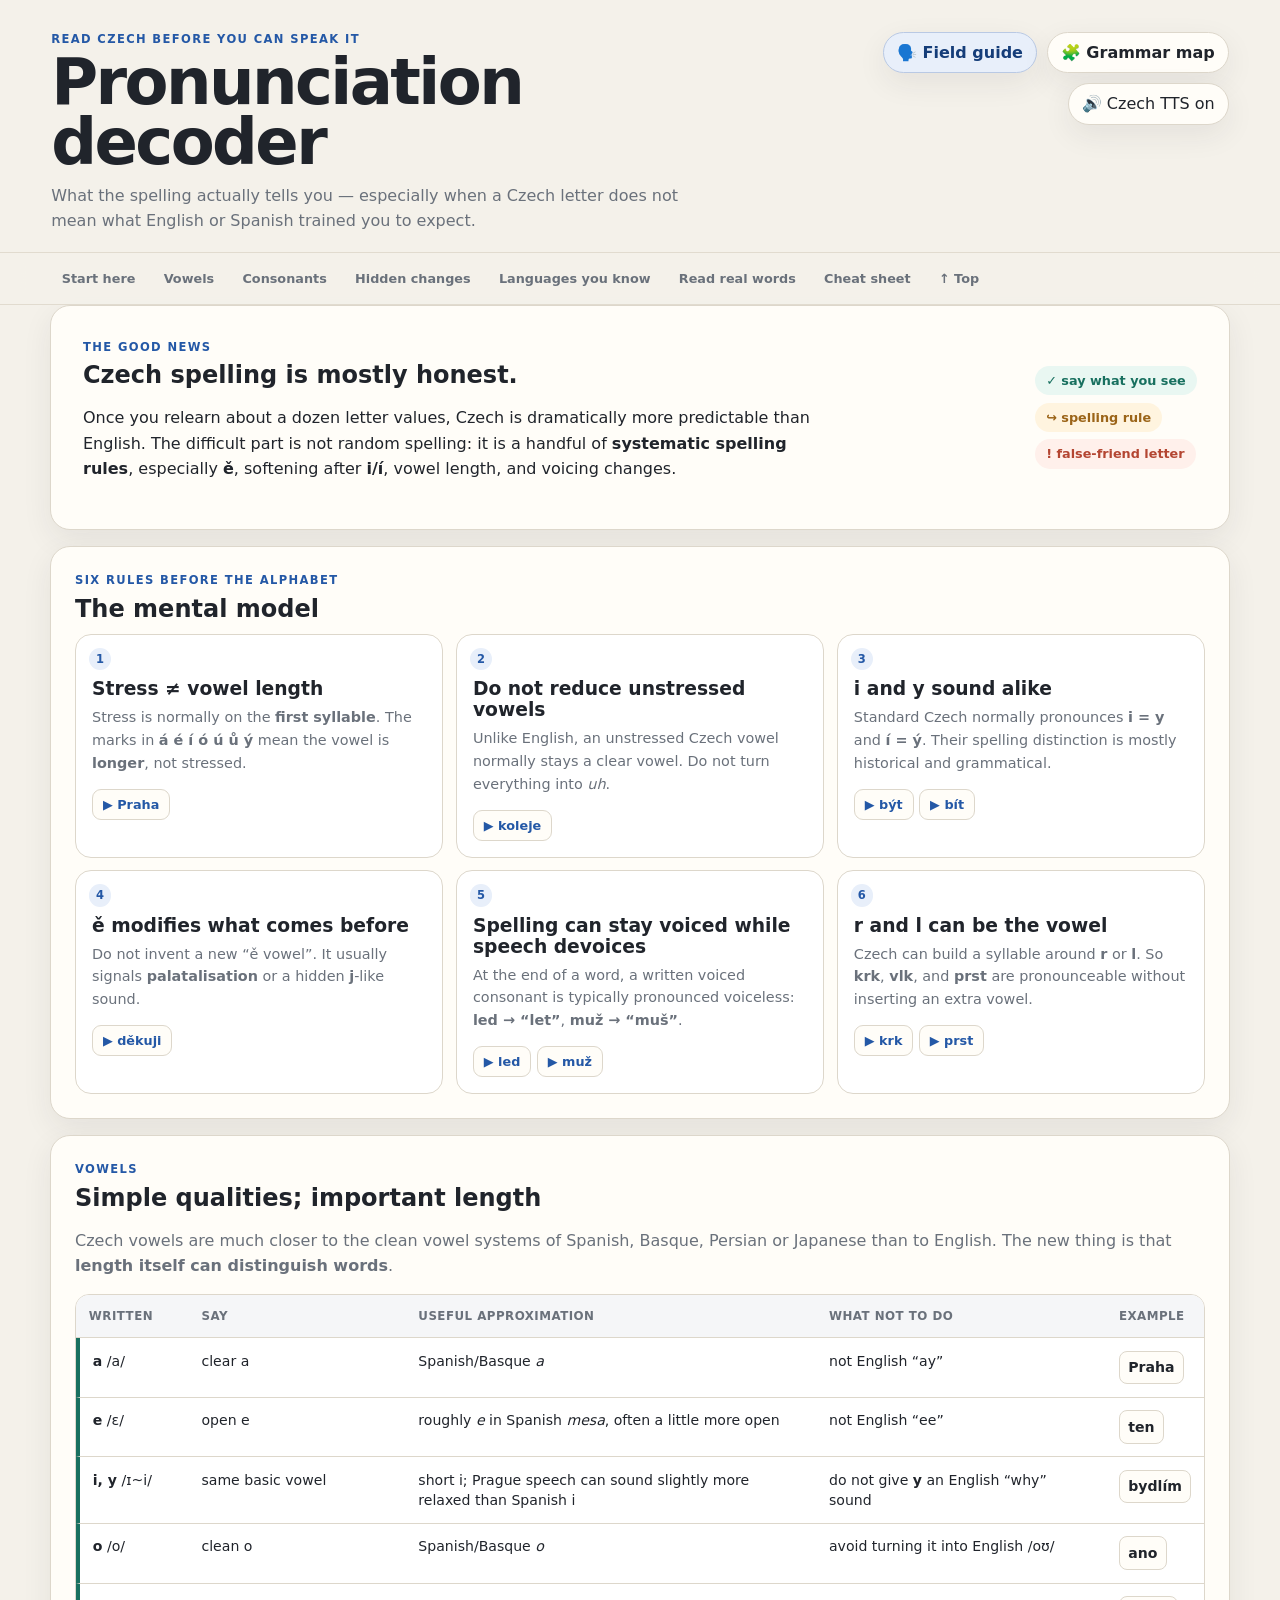
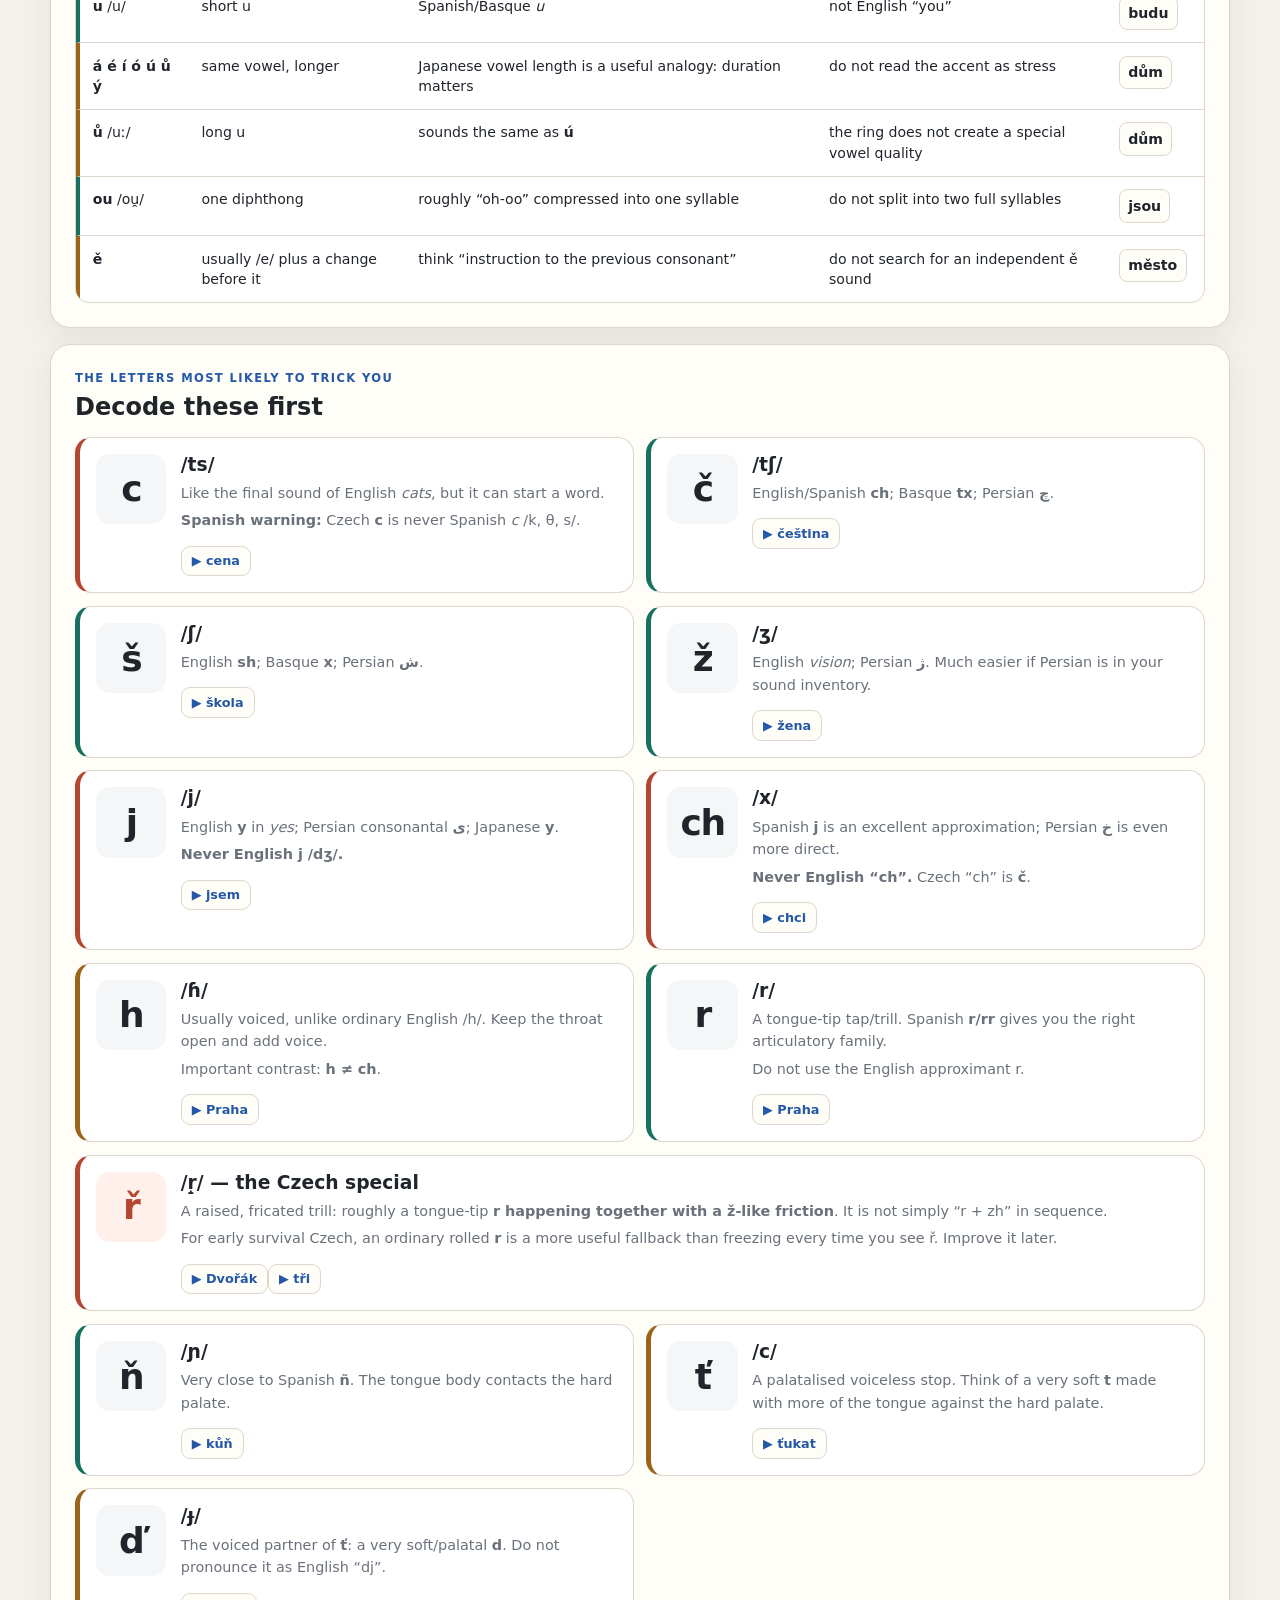
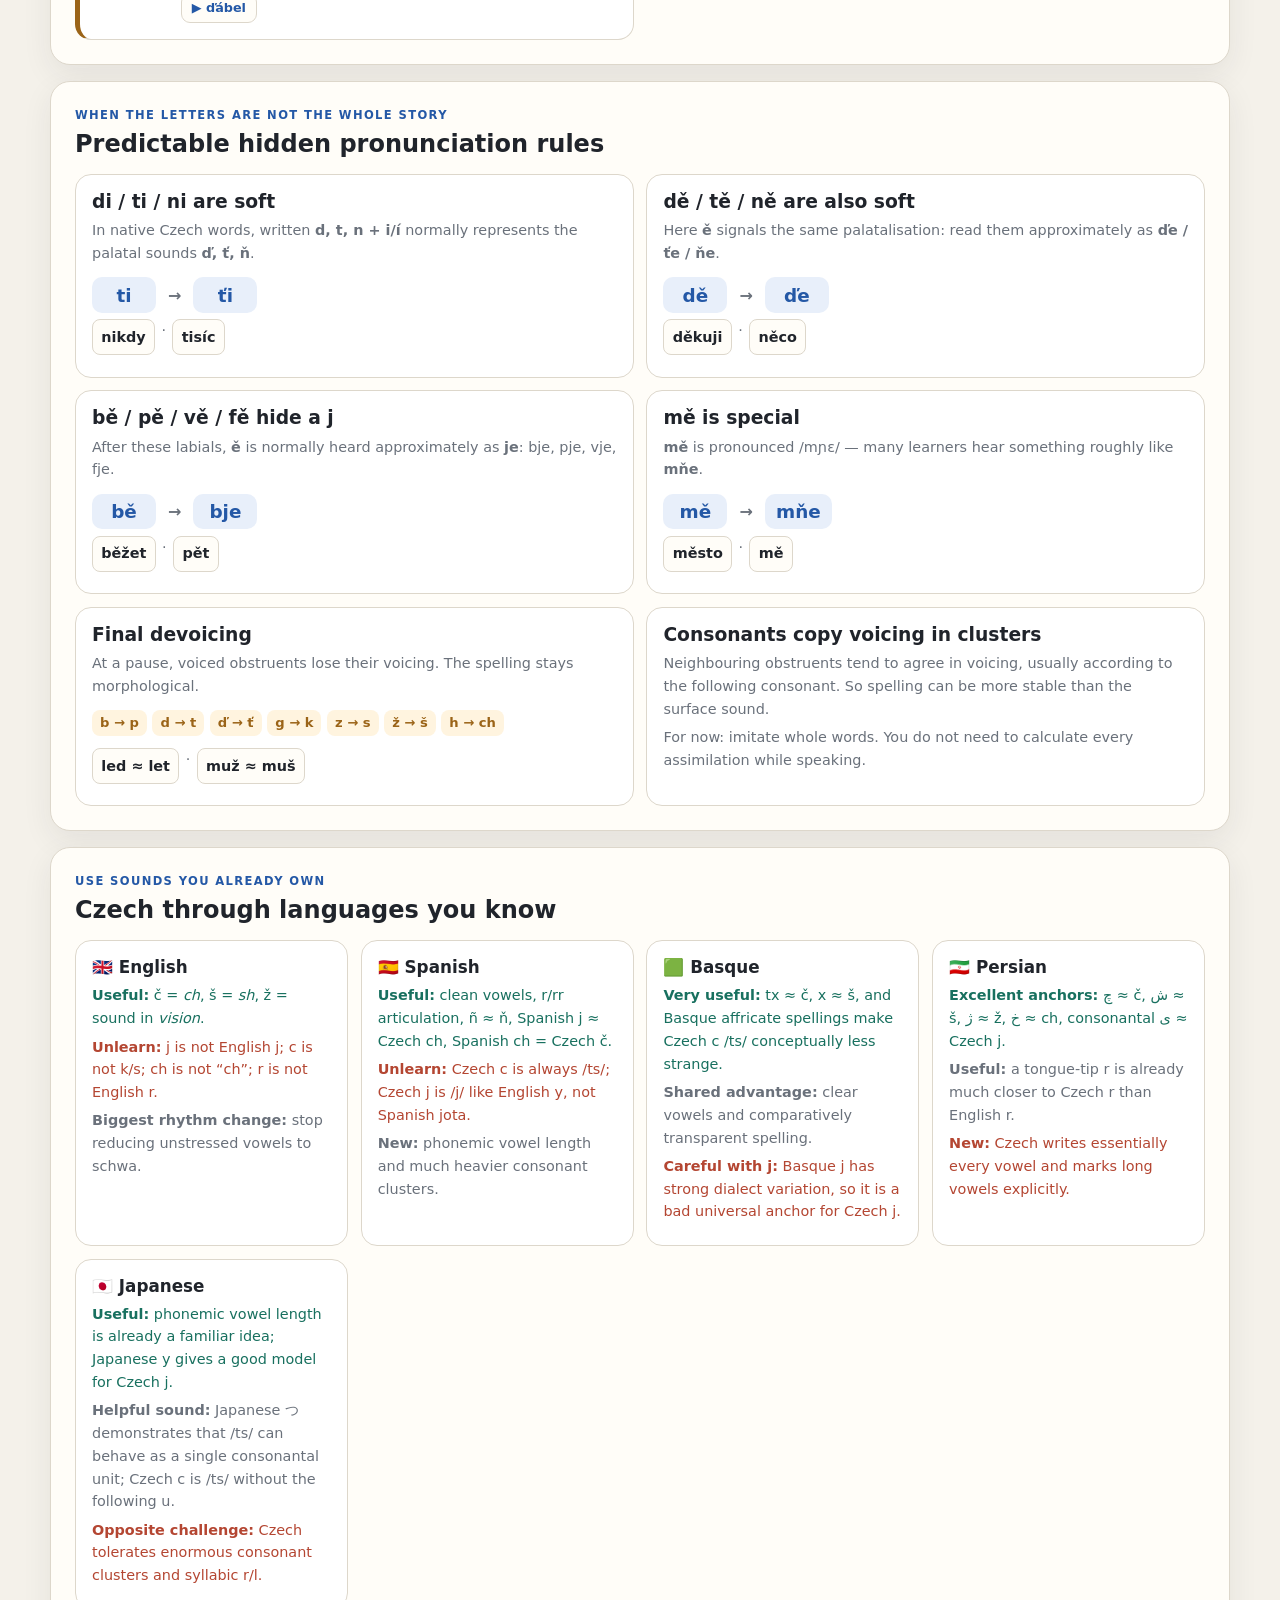
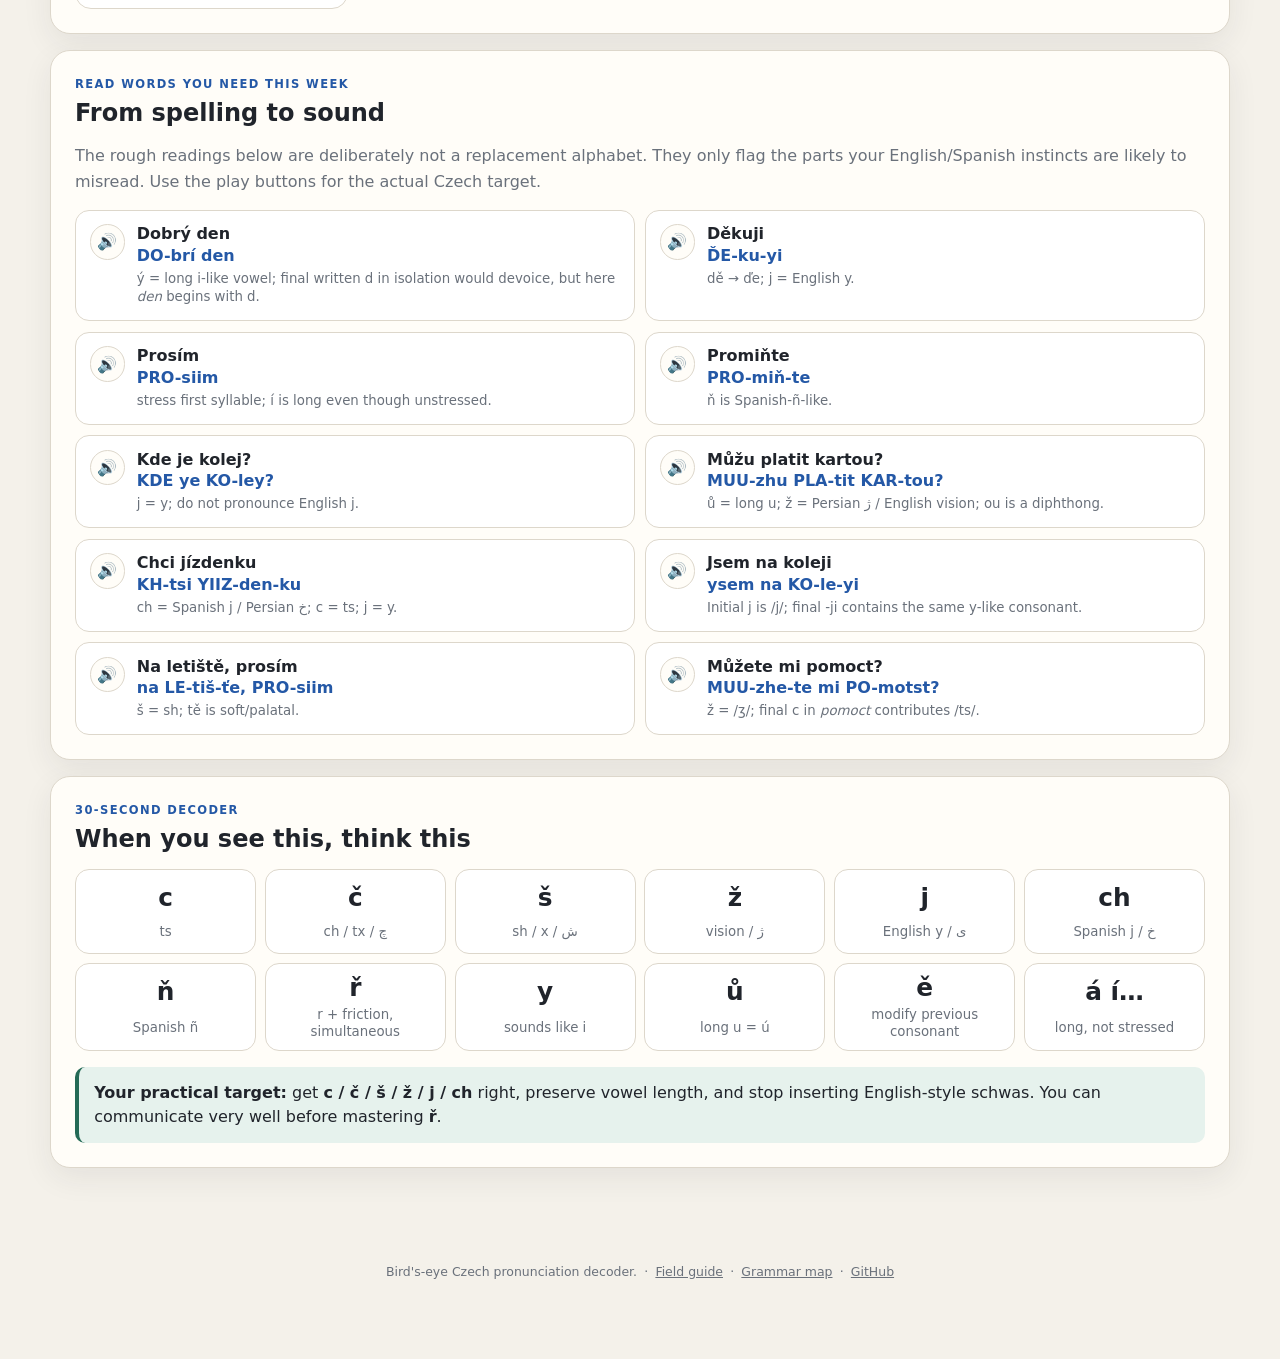
<file: pronunciation.html>
<!doctype html>
<html lang="en">
<head>
  <meta charset="utf-8" />
  <meta name="viewport" content="width=device-width, initial-scale=1, viewport-fit=cover" />
  <meta name="theme-color" content="#f4f1ea" />
  <meta name="description" content="A Czech pronunciation decoder focused on spelling traps and comparisons with English, Spanish, Basque, Persian and Japanese." />
  <title>Czech Pronunciation Decoder · Bird's-eye Czech</title>
  <link rel="stylesheet" href="styles.css" />
  <link rel="stylesheet" href="pronunciation.css" />
</head>
<body class="pronunciation-page">
  <header class="topbar" id="top">
    <div>
      <p class="eyebrow">READ CZECH BEFORE YOU CAN SPEAK IT</p>
      <h1>Pronunciation<br>decoder</h1>
      <p class="subtitle">What the spelling actually tells you — especially when a Czech letter does not mean what English or Spanish trained you to expect.</p>
    </div>
    <div class="topbar-actions">
      <a class="pill-link primary" href="index.html">🗣️ Field guide</a>
      <a class="pill-link" href="grammar.html">🧩 Grammar map</a>
      <button class="pill-link speech-toggle" id="speechToggle" type="button" aria-pressed="true">🔊 Czech TTS on</button>
    </div>
  </header>

  <nav class="grammar-jump-nav pronunciation-jump" aria-label="Jump within pronunciation guide">
    <a href="#rules">Start here</a>
    <a href="#vowels">Vowels</a>
    <a href="#consonants">Consonants</a>
    <a href="#hidden">Hidden changes</a>
    <a href="#languages">Languages you know</a>
    <a href="#phrases">Read real words</a>
    <a href="#cheatsheet">Cheat sheet</a>
    <a href="#top">↑ Top</a>
  </nav>

  <main class="pronunciation-shell">
    <section class="pronunciation-hero panel">
      <div>
        <p class="section-kicker">THE GOOD NEWS</p>
        <h2>Czech spelling is mostly honest.</h2>
        <p>Once you relearn about a dozen letter values, Czech is dramatically more predictable than English. The difficult part is not random spelling: it is a handful of <strong>systematic spelling rules</strong>, especially <strong>ě</strong>, softening after <strong>i/í</strong>, vowel length, and voicing changes.</p>
      </div>
      <div class="legend-stack" aria-label="Pronunciation warning levels">
        <span class="legend-chip safe">✓ say what you see</span>
        <span class="legend-chip rule">↪ spelling rule</span>
        <span class="legend-chip trap">! false-friend letter</span>
      </div>
    </section>

    <section class="study-card" id="rules">
      <p class="section-kicker">SIX RULES BEFORE THE ALPHABET</p>
      <h2>The mental model</h2>
      <div class="rule-grid">
        <article>
          <span class="rule-number">1</span>
          <h3>Stress ≠ vowel length</h3>
          <p>Stress is normally on the <strong>first syllable</strong>. The marks in <strong>á é í ó ú ů ý</strong> mean the vowel is <strong>longer</strong>, not stressed.</p>
          <button class="say-button" type="button" data-say="Praha">▶ Praha</button>
        </article>
        <article>
          <span class="rule-number">2</span>
          <h3>Do not reduce unstressed vowels</h3>
          <p>Unlike English, an unstressed Czech vowel normally stays a clear vowel. Do not turn everything into <em>uh</em>.</p>
          <button class="say-button" type="button" data-say="koleje">▶ koleje</button>
        </article>
        <article>
          <span class="rule-number">3</span>
          <h3>i and y sound alike</h3>
          <p>Standard Czech normally pronounces <strong>i = y</strong> and <strong>í = ý</strong>. Their spelling distinction is mostly historical and grammatical.</p>
          <div class="mini-pair"><button class="say-button" type="button" data-say="být">▶ být</button><button class="say-button" type="button" data-say="bít">▶ bít</button></div>
        </article>
        <article>
          <span class="rule-number">4</span>
          <h3>ě modifies what comes before</h3>
          <p>Do not invent a new “ě vowel”. It usually signals <strong>palatalisation</strong> or a hidden <strong>j</strong>-like sound.</p>
          <button class="say-button" type="button" data-say="děkuji">▶ děkuji</button>
        </article>
        <article>
          <span class="rule-number">5</span>
          <h3>Spelling can stay voiced while speech devoices</h3>
          <p>At the end of a word, a written voiced consonant is typically pronounced voiceless: <strong>led → “let”</strong>, <strong>muž → “muš”</strong>.</p>
          <div class="mini-pair"><button class="say-button" type="button" data-say="led">▶ led</button><button class="say-button" type="button" data-say="muž">▶ muž</button></div>
        </article>
        <article>
          <span class="rule-number">6</span>
          <h3>r and l can be the vowel</h3>
          <p>Czech can build a syllable around <strong>r</strong> or <strong>l</strong>. So <strong>krk</strong>, <strong>vlk</strong>, and <strong>prst</strong> are pronounceable without inserting an extra vowel.</p>
          <div class="mini-pair"><button class="say-button" type="button" data-say="krk">▶ krk</button><button class="say-button" type="button" data-say="prst">▶ prst</button></div>
        </article>
      </div>
    </section>

    <section class="study-card" id="vowels">
      <p class="section-kicker">VOWELS</p>
      <h2>Simple qualities; important length</h2>
      <p class="study-note">Czech vowels are much closer to the clean vowel systems of Spanish, Basque, Persian or Japanese than to English. The new thing is that <strong>length itself can distinguish words</strong>.</p>
      <div class="sound-table-wrap">
        <table class="sound-table">
          <thead><tr><th>Written</th><th>Say</th><th>Useful approximation</th><th>What not to do</th><th>Example</th></tr></thead>
          <tbody>
            <tr class="safe-row"><td><strong>a</strong> /a/</td><td>clear a</td><td>Spanish/Basque <em>a</em></td><td>not English “ay”</td><td><button class="word-button" data-say="Praha">Praha</button></td></tr>
            <tr class="safe-row"><td><strong>e</strong> /ɛ/</td><td>open e</td><td>roughly <em>e</em> in Spanish <em>mesa</em>, often a little more open</td><td>not English “ee”</td><td><button class="word-button" data-say="ten">ten</button></td></tr>
            <tr class="safe-row"><td><strong>i, y</strong> /ɪ~i/</td><td>same basic vowel</td><td>short i; Prague speech can sound slightly more relaxed than Spanish i</td><td>do not give <strong>y</strong> an English “why” sound</td><td><button class="word-button" data-say="bydlím">bydlím</button></td></tr>
            <tr class="safe-row"><td><strong>o</strong> /o/</td><td>clean o</td><td>Spanish/Basque <em>o</em></td><td>avoid turning it into English /oʊ/</td><td><button class="word-button" data-say="ano">ano</button></td></tr>
            <tr class="safe-row"><td><strong>u</strong> /u/</td><td>short u</td><td>Spanish/Basque <em>u</em></td><td>not English “you”</td><td><button class="word-button" data-say="budu">budu</button></td></tr>
            <tr class="rule-row"><td><strong>á é í ó ú ů ý</strong></td><td>same vowel, longer</td><td>Japanese vowel length is a useful analogy: duration matters</td><td>do not read the accent as stress</td><td><button class="word-button" data-say="dům">dům</button></td></tr>
            <tr class="rule-row"><td><strong>ů</strong> /uː/</td><td>long u</td><td>sounds the same as <strong>ú</strong></td><td>the ring does not create a special vowel quality</td><td><button class="word-button" data-say="dům">dům</button></td></tr>
            <tr class="safe-row"><td><strong>ou</strong> /ou̯/</td><td>one diphthong</td><td>roughly “oh-oo” compressed into one syllable</td><td>do not split into two full syllables</td><td><button class="word-button" data-say="jsou">jsou</button></td></tr>
            <tr class="rule-row"><td><strong>ě</strong></td><td>usually /e/ plus a change before it</td><td>think “instruction to the previous consonant”</td><td>do not search for an independent ě sound</td><td><button class="word-button" data-say="město">město</button></td></tr>
          </tbody>
        </table>
      </div>
    </section>

    <section class="study-card" id="consonants">
      <p class="section-kicker">THE LETTERS MOST LIKELY TO TRICK YOU</p>
      <h2>Decode these first</h2>
      <div class="sound-card-grid">
        <article class="sound-card trap-card">
          <div class="sound-letter">c</div><div><h3>/ts/</h3><p>Like the final sound of English <em>cats</em>, but it can start a word.</p><p><strong>Spanish warning:</strong> Czech <strong>c</strong> is never Spanish <em>c</em> /k, θ, s/.</p><button class="say-button" data-say="cena">▶ cena</button></div>
        </article>
        <article class="sound-card safe-card">
          <div class="sound-letter">č</div><div><h3>/tʃ/</h3><p>English/Spanish <strong>ch</strong>; Basque <strong>tx</strong>; Persian <strong>چ</strong>.</p><button class="say-button" data-say="čeština">▶ čeština</button></div>
        </article>
        <article class="sound-card safe-card">
          <div class="sound-letter">š</div><div><h3>/ʃ/</h3><p>English <strong>sh</strong>; Basque <strong>x</strong>; Persian <strong>ش</strong>.</p><button class="say-button" data-say="škola">▶ škola</button></div>
        </article>
        <article class="sound-card safe-card">
          <div class="sound-letter">ž</div><div><h3>/ʒ/</h3><p>English <em>vision</em>; Persian <strong>ژ</strong>. Much easier if Persian is in your sound inventory.</p><button class="say-button" data-say="žena">▶ žena</button></div>
        </article>
        <article class="sound-card trap-card">
          <div class="sound-letter">j</div><div><h3>/j/</h3><p>English <strong>y</strong> in <em>yes</em>; Persian consonantal <strong>ی</strong>; Japanese <strong>y</strong>.</p><p><strong>Never English j /dʒ/.</strong></p><button class="say-button" data-say="jsem">▶ jsem</button></div>
        </article>
        <article class="sound-card trap-card">
          <div class="sound-letter">ch</div><div><h3>/x/</h3><p>Spanish <strong>j</strong> is an excellent approximation; Persian <strong>خ</strong> is even more direct.</p><p><strong>Never English “ch”.</strong> Czech “ch” is <strong>č</strong>.</p><button class="say-button" data-say="chci">▶ chci</button></div>
        </article>
        <article class="sound-card rule-card">
          <div class="sound-letter">h</div><div><h3>/ɦ/</h3><p>Usually voiced, unlike ordinary English /h/. Keep the throat open and add voice.</p><p>Important contrast: <strong>h ≠ ch</strong>.</p><button class="say-button" data-say="Praha">▶ Praha</button></div>
        </article>
        <article class="sound-card safe-card">
          <div class="sound-letter">r</div><div><h3>/r/</h3><p>A tongue-tip tap/trill. Spanish <strong>r/rr</strong> gives you the right articulatory family.</p><p>Do not use the English approximant r.</p><button class="say-button" data-say="Praha">▶ Praha</button></div>
        </article>
        <article class="sound-card trap-card wide-sound-card">
          <div class="sound-letter">ř</div><div><h3>/r̝/ — the Czech special</h3><p>A raised, fricated trill: roughly a tongue-tip <strong>r happening together with a ž-like friction</strong>. It is not simply “r + zh” in sequence.</p><p>For early survival Czech, an ordinary rolled <strong>r</strong> is a more useful fallback than freezing every time you see ř. Improve it later.</p><button class="say-button" data-say="Dvořák">▶ Dvořák</button><button class="say-button" data-say="tři">▶ tři</button></div>
        </article>
        <article class="sound-card safe-card">
          <div class="sound-letter">ň</div><div><h3>/ɲ/</h3><p>Very close to Spanish <strong>ñ</strong>. The tongue body contacts the hard palate.</p><button class="say-button" data-say="kůň">▶ kůň</button></div>
        </article>
        <article class="sound-card rule-card">
          <div class="sound-letter">ť</div><div><h3>/c/</h3><p>A palatalised voiceless stop. Think of a very soft <strong>t</strong> made with more of the tongue against the hard palate.</p><button class="say-button" data-say="ťukat">▶ ťukat</button></div>
        </article>
        <article class="sound-card rule-card">
          <div class="sound-letter">ď</div><div><h3>/ɟ/</h3><p>The voiced partner of <strong>ť</strong>: a very soft/palatal <strong>d</strong>. Do not pronounce it as English “dj”.</p><button class="say-button" data-say="ďábel">▶ ďábel</button></div>
        </article>
      </div>
    </section>

    <section class="study-card" id="hidden">
      <p class="section-kicker">WHEN THE LETTERS ARE NOT THE WHOLE STORY</p>
      <h2>Predictable hidden pronunciation rules</h2>
      <div class="hidden-rule-grid">
        <article>
          <h3>di / ti / ni are soft</h3>
          <p>In native Czech words, written <strong>d, t, n + i/í</strong> normally represents the palatal sounds <strong>ď, ť, ň</strong>.</p>
          <div class="transform"><span>ti</span><b>→</b><span>ťi</span></div>
          <p class="example-line"><button class="word-button" data-say="nikdy">nikdy</button> · <button class="word-button" data-say="tisíc">tisíc</button></p>
        </article>
        <article>
          <h3>dě / tě / ně are also soft</h3>
          <p>Here <strong>ě</strong> signals the same palatalisation: read them approximately as <strong>ďe / ťe / ňe</strong>.</p>
          <div class="transform"><span>dě</span><b>→</b><span>ďe</span></div>
          <p class="example-line"><button class="word-button" data-say="děkuji">děkuji</button> · <button class="word-button" data-say="něco">něco</button></p>
        </article>
        <article>
          <h3>bě / pě / vě / fě hide a j</h3>
          <p>After these labials, <strong>ě</strong> is normally heard approximately as <strong>je</strong>: bje, pje, vje, fje.</p>
          <div class="transform"><span>bě</span><b>→</b><span>bje</span></div>
          <p class="example-line"><button class="word-button" data-say="běžet">běžet</button> · <button class="word-button" data-say="pět">pět</button></p>
        </article>
        <article>
          <h3>mě is special</h3>
          <p><strong>mě</strong> is pronounced /mɲɛ/ — many learners hear something roughly like <strong>mňe</strong>.</p>
          <div class="transform"><span>mě</span><b>→</b><span>mňe</span></div>
          <p class="example-line"><button class="word-button" data-say="město">město</button> · <button class="word-button" data-say="mě">mě</button></p>
        </article>
        <article>
          <h3>Final devoicing</h3>
          <p>At a pause, voiced obstruents lose their voicing. The spelling stays morphological.</p>
          <div class="devoice-list"><span>b → p</span><span>d → t</span><span>ď → ť</span><span>g → k</span><span>z → s</span><span>ž → š</span><span>h → ch</span></div>
          <p class="example-line"><button class="word-button" data-say="led">led ≈ let</button> · <button class="word-button" data-say="muž">muž ≈ muš</button></p>
        </article>
        <article>
          <h3>Consonants copy voicing in clusters</h3>
          <p>Neighbouring obstruents tend to agree in voicing, usually according to the following consonant. So spelling can be more stable than the surface sound.</p>
          <p class="study-note">For now: imitate whole words. You do not need to calculate every assimilation while speaking.</p>
        </article>
      </div>
    </section>

    <section class="study-card" id="languages">
      <p class="section-kicker">USE SOUNDS YOU ALREADY OWN</p>
      <h2>Czech through languages you know</h2>
      <div class="language-grid">
        <article class="language-card">
          <h3>🇬🇧 English</h3>
          <p class="good"><strong>Useful:</strong> č = <em>ch</em>, š = <em>sh</em>, ž = sound in <em>vision</em>.</p>
          <p class="warning"><strong>Unlearn:</strong> j is not English j; c is not k/s; ch is not “ch”; r is not English r.</p>
          <p><strong>Biggest rhythm change:</strong> stop reducing unstressed vowels to schwa.</p>
        </article>
        <article class="language-card">
          <h3>🇪🇸 Spanish</h3>
          <p class="good"><strong>Useful:</strong> clean vowels, r/rr articulation, ñ ≈ ň, Spanish j ≈ Czech ch, Spanish ch = Czech č.</p>
          <p class="warning"><strong>Unlearn:</strong> Czech c is always /ts/; Czech j is /j/ like English y, not Spanish jota.</p>
          <p><strong>New:</strong> phonemic vowel length and much heavier consonant clusters.</p>
        </article>
        <article class="language-card">
          <h3>🟩 Basque</h3>
          <p class="good"><strong>Very useful:</strong> tx ≈ č, x ≈ š, and Basque affricate spellings make Czech c /ts/ conceptually less strange.</p>
          <p><strong>Shared advantage:</strong> clear vowels and comparatively transparent spelling.</p>
          <p class="warning"><strong>Careful with j:</strong> Basque j has strong dialect variation, so it is a bad universal anchor for Czech j.</p>
        </article>
        <article class="language-card">
          <h3>🇮🇷 Persian</h3>
          <p class="good"><strong>Excellent anchors:</strong> چ ≈ č, ش ≈ š, ژ ≈ ž, خ ≈ ch, consonantal ی ≈ Czech j.</p>
          <p><strong>Useful:</strong> a tongue-tip r is already much closer to Czech r than English r.</p>
          <p class="warning"><strong>New:</strong> Czech writes essentially every vowel and marks long vowels explicitly.</p>
        </article>
        <article class="language-card">
          <h3>🇯🇵 Japanese</h3>
          <p class="good"><strong>Useful:</strong> phonemic vowel length is already a familiar idea; Japanese y gives a good model for Czech j.</p>
          <p><strong>Helpful sound:</strong> Japanese つ demonstrates that /ts/ can behave as a single consonantal unit; Czech c is /ts/ without the following u.</p>
          <p class="warning"><strong>Opposite challenge:</strong> Czech tolerates enormous consonant clusters and syllabic r/l.</p>
        </article>
      </div>
    </section>

    <section class="study-card" id="phrases">
      <p class="section-kicker">READ WORDS YOU NEED THIS WEEK</p>
      <h2>From spelling to sound</h2>
      <p class="study-note">The rough readings below are deliberately not a replacement alphabet. They only flag the parts your English/Spanish instincts are likely to misread. Use the play buttons for the actual Czech target.</p>
      <div class="reading-grid">
        <article><button class="phrase-play" data-say="Dobrý den">🔊</button><div><strong>Dobrý den</strong><span>DO-brí den</span><small>ý = long i-like vowel; final written d in isolation would devoice, but here <em>den</em> begins with d.</small></div></article>
        <article><button class="phrase-play" data-say="Děkuji">🔊</button><div><strong>Děkuji</strong><span>ĎE-ku-yi</span><small>dě → ďe; j = English y.</small></div></article>
        <article><button class="phrase-play" data-say="Prosím">🔊</button><div><strong>Prosím</strong><span>PRO-siim</span><small>stress first syllable; í is long even though unstressed.</small></div></article>
        <article><button class="phrase-play" data-say="Promiňte">🔊</button><div><strong>Promiňte</strong><span>PRO-miň-te</span><small>ň is Spanish-ñ-like.</small></div></article>
        <article><button class="phrase-play" data-say="Kde je kolej?">🔊</button><div><strong>Kde je kolej?</strong><span>KDE ye KO-ley?</span><small>j = y; do not pronounce English j.</small></div></article>
        <article><button class="phrase-play" data-say="Můžu platit kartou?">🔊</button><div><strong>Můžu platit kartou?</strong><span>MUU-zhu PLA-tit KAR-tou?</span><small>ů = long u; ž = Persian ژ / English vision; ou is a diphthong.</small></div></article>
        <article><button class="phrase-play" data-say="Chci jízdenku">🔊</button><div><strong>Chci jízdenku</strong><span>KH-tsi YIIZ-den-ku</span><small>ch = Spanish j / Persian خ; c = ts; j = y.</small></div></article>
        <article><button class="phrase-play" data-say="Jsem na koleji">🔊</button><div><strong>Jsem na koleji</strong><span>ysem na KO-le-yi</span><small>Initial j is /j/; final -ji contains the same y-like consonant.</small></div></article>
        <article><button class="phrase-play" data-say="Na letiště, prosím">🔊</button><div><strong>Na letiště, prosím</strong><span>na LE-tiš-ťe, PRO-siim</span><small>š = sh; tě is soft/palatal.</small></div></article>
        <article><button class="phrase-play" data-say="Můžete mi pomoct?">🔊</button><div><strong>Můžete mi pomoct?</strong><span>MUU-zhe-te mi PO-motst?</span><small>ž = /ʒ/; final c in <em>pomoct</em> contributes /ts/.</small></div></article>
      </div>
    </section>

    <section class="study-card" id="cheatsheet">
      <p class="section-kicker">30-SECOND DECODER</p>
      <h2>When you see this, think this</h2>
      <div class="cheat-grid">
        <span><b>c</b><small>ts</small></span>
        <span><b>č</b><small>ch / tx / چ</small></span>
        <span><b>š</b><small>sh / x / ش</small></span>
        <span><b>ž</b><small>vision / ژ</small></span>
        <span><b>j</b><small>English y / ی</small></span>
        <span><b>ch</b><small>Spanish j / خ</small></span>
        <span><b>ň</b><small>Spanish ñ</small></span>
        <span><b>ř</b><small>r + friction, simultaneous</small></span>
        <span><b>y</b><small>sounds like i</small></span>
        <span><b>ů</b><small>long u = ú</small></span>
        <span><b>ě</b><small>modify previous consonant</small></span>
        <span><b>á í…</b><small>long, not stressed</small></span>
      </div>
      <div class="callout success"><strong>Your practical target:</strong> get <strong>c / č / š / ž / j / ch</strong> right, preserve vowel length, and stop inserting English-style schwas. You can communicate very well before mastering <strong>ř</strong>.</div>
    </section>
  </main>

  <footer class="site-footer">
    <span>Bird's-eye Czech pronunciation decoder.</span>
    <span aria-hidden="true">·</span>
    <a href="index.html">Field guide</a>
    <span aria-hidden="true">·</span>
    <a href="grammar.html">Grammar map</a>
    <span aria-hidden="true">·</span>
    <a href="https://github.com/ojs-inator/birds-eye-czech">GitHub</a>
  </footer>

  <nav class="mobile-tabbar" aria-label="Site navigation">
    <a href="index.html"><span>🗣️</span><small>Field guide</small></a>
    <a href="grammar.html"><span>🧩</span><small>Grammar</small></a>
    <a href="pronunciation.html" aria-current="page"><span>🔊</span><small>Sounds</small></a>
    <a href="#cheatsheet"><span>⚡</span><small>Decoder</small></a>
  </nav>

  <script src="pronunciation.js" defer></script>
</body>
</html>
</file>
<file: styles.css>
/* SPDX-License-Identifier: GPL-3.0-or-later */
:root {
  color-scheme: light;
  --bg: #f4f1ea;
  --panel: #fffdf8;
  --ink: #20242b;
  --muted: #6a717b;
  --line: #ddd7cb;
  --accent: #2458a6;
  --accent-soft: #e8effa;
  --red: #b93a45;
  --red-soft: #f8e8e9;
  --green: #246a56;
  --green-soft: #e6f2ed;
  --gold: #9a6a18;
  --gold-soft: #f7efd9;
  --shadow: 0 10px 30px rgba(38, 42, 51, .075);
}

* { box-sizing: border-box; }
html { scroll-behavior: smooth; }
body {
  margin: 0;
  min-height: 100vh;
  background: var(--bg);
  color: var(--ink);
  font-family: Inter, ui-sans-serif, system-ui, -apple-system, BlinkMacSystemFont, "Segoe UI", sans-serif;
}
a { color: var(--accent); }
button, input { font: inherit; }
button { cursor: pointer; }

.topbar {
  display: flex;
  justify-content: space-between;
  gap: 2rem;
  align-items: flex-start;
  padding: 2rem clamp(1rem, 4vw, 4rem) 1.15rem;
}
.topbar-actions { display: flex; flex-wrap: wrap; justify-content: flex-end; gap: .6rem; }
.eyebrow, .section-kicker {
  margin: 0 0 .35rem;
  color: var(--accent);
  font-size: .72rem;
  font-weight: 850;
  letter-spacing: .12em;
  text-transform: uppercase;
}
h1 { margin: 0; font-size: clamp(2.2rem, 5vw, 4.3rem); line-height: .95; letter-spacing: -.04em; }
.subtitle { max-width: 720px; margin: .7rem 0 0; color: var(--muted); line-height: 1.55; }

.toggle, .pill-link {
  display: inline-flex;
  gap: .55rem;
  align-items: center;
  white-space: nowrap;
  padding: .64rem .82rem;
  border: 1px solid var(--line);
  border-radius: 999px;
  background: var(--panel);
  box-shadow: var(--shadow);
  color: var(--ink);
  text-decoration: none;
  font-weight: 700;
}
.pill-link.primary { border-color: #b9c9e4; background: var(--accent-soft); color: #153d79; }
.toggle input { accent-color: var(--accent); }

.jump-nav, .grammar-jump-nav {
  position: sticky;
  top: 0;
  z-index: 20;
  display: flex;
  gap: .45rem;
  overflow-x: auto;
  padding: .65rem clamp(1rem, 4vw, 4rem);
  border-block: 1px solid rgba(221, 215, 203, .85);
  background: rgba(244, 241, 234, .93);
  backdrop-filter: blur(12px);
}
.jump-nav a, .grammar-jump-nav a {
  flex: 0 0 auto;
  padding: .45rem .66rem;
  border-radius: 999px;
  color: var(--muted);
  text-decoration: none;
  font-size: .8rem;
  font-weight: 750;
}
.jump-nav a:hover, .grammar-jump-nav a:hover { background: var(--panel); color: var(--accent); }

.field-layout {
  display: grid;
  grid-template-columns: minmax(270px, 340px) minmax(0, 1fr);
  gap: 1.25rem;
  align-items: start;
  padding: 1rem clamp(1rem, 4vw, 4rem) 3rem;
}
.panel, .phrase-card, .study-card {
  background: var(--panel);
  border: 1px solid var(--line);
  border-radius: 20px;
  box-shadow: var(--shadow);
}
.control-stack {
  position: sticky;
  top: 4.2rem;
  display: grid;
  gap: 1rem;
  max-height: calc(100vh - 5rem);
  overflow: auto;
  padding-right: .15rem;
}
.controls { padding: 1.05rem; }
.control-head, .phrase-head {
  display: flex;
  justify-content: space-between;
  align-items: center;
  gap: 1rem;
}
.control-head h2, .study-toolbar h2 { margin: 0; }
.text-button {
  border: 0;
  padding: .2rem 0;
  color: var(--accent);
  background: transparent;
  font-weight: 750;
}
.inline-link { display: inline-block; margin-top: .25rem; text-decoration: none; }
.danger { color: var(--red); }
.filter-help, .summary, .muted { color: var(--muted); }
.filter-help { margin: .65rem 0 .8rem; font-size: .85rem; line-height: 1.45; }

.mission-list { display: grid; gap: .42rem; }
.mission-chip { position: relative; }
.mission-chip input { position: absolute; opacity: 0; pointer-events: none; }
.mission-chip span {
  display: flex;
  justify-content: space-between;
  gap: .7rem;
  padding: .62rem .7rem;
  border: 1px solid var(--line);
  border-radius: 12px;
  background: #fff;
  font-size: .88rem;
  transition: .15s ease;
}
.mission-chip small { color: var(--muted); }
.mission-chip input:checked + span { border-color: var(--accent); background: var(--accent-soft); color: #173f79; font-weight: 750; }

.search-field { display: grid; gap: .45rem; }
.search-field span { color: var(--muted); font-size: .78rem; font-weight: 750; }
.search-field input {
  width: 100%;
  padding: .72rem .8rem;
  border: 1px solid var(--line);
  border-radius: 11px;
  outline: 0;
  background: #fff;
}
.search-field input:focus { border-color: var(--accent); box-shadow: 0 0 0 3px rgba(36,88,166,.12); }

.progress-track { height: 8px; margin: .8rem 0 .55rem; overflow: hidden; border-radius: 999px; background: #e8e5df; }
.progress-bar { height: 100%; width: 0; border-radius: inherit; background: var(--green); transition: width .2s ease; }
.tip-panel p { margin: .6rem 0; font-size: .9rem; line-height: 1.4; }
.tip-panel h2 { margin: 0 0 .4rem; }

.study-area { display: grid; gap: 1rem; min-width: 0; }
.hero-panel { display: grid; grid-template-columns: minmax(0, 1.3fr) minmax(280px, .7fr); gap: 1rem; padding: 1.25rem; }
.hero-panel h2 { margin: 0; font-size: clamp(1.45rem, 2vw, 2rem); }
.hero-panel p { line-height: 1.55; }
.hero-facts { display: grid; grid-template-columns: repeat(2, 1fr); gap: .65rem; }
.hero-facts a {
  display: grid;
  align-content: center;
  min-height: 92px;
  padding: .8rem;
  border: 1px solid var(--line);
  border-radius: 14px;
  background: #fff;
  color: inherit;
  text-decoration: none;
}
.hero-facts strong { color: var(--accent); font-size: 1.45rem; }
.hero-facts span { margin-top: .15rem; color: var(--muted); font-size: .78rem; }

.patterns-panel, .basics-panel { padding: 1.15rem; }
.pattern-grid { display: grid; grid-template-columns: repeat(auto-fit, minmax(210px, 1fr)); gap: .65rem; margin-top: .85rem; }
.pattern-grid article, .basics-grid article {
  display: grid;
  gap: .2rem;
  padding: .8rem;
  border: 1px solid var(--line);
  border-radius: 14px;
  background: #fff;
}
.pattern-grid strong { font-size: 1.03rem; }
.pattern-grid span, .basics-grid span { color: var(--muted); font-size: .82rem; }
.pattern-grid small { margin-top: .25rem; color: var(--green); font-weight: 700; }

.study-toolbar { padding: .45rem .1rem 0; }
.study-toolbar .summary { margin: .35rem 0 0; font-size: .9rem; }
.phrase-grid { display: grid; grid-template-columns: repeat(auto-fit, minmax(min(100%, 280px), 1fr)); gap: .8rem; }
.phrase-card { padding: 1rem; min-width: 0; }
.phrase-card.is-learned { opacity: .6; }
.badges { display: flex; flex-wrap: wrap; gap: .3rem; }
.badge {
  display: inline-block;
  padding: .28rem .45rem;
  border-radius: 999px;
  background: var(--accent-soft);
  color: #244d88;
  font-size: .7rem;
  font-weight: 800;
}
.badge.grammar { background: var(--gold-soft); color: #75500f; }
.learned-control { display: inline-flex; gap: .35rem; align-items: center; color: var(--muted); font-size: .72rem; }
.learned-control input { accent-color: var(--green); }
.czech { margin: .85rem 0 .2rem; font-size: 1.28rem; font-weight: 820; line-height: 1.25; }
.english { margin: 0; color: var(--muted); line-height: 1.4; }
.phrase-note { margin: .7rem 0 0; padding-top: .65rem; border-top: 1px solid #ece8df; color: #5d6470; font-size: .78rem; line-height: 1.4; }
.phrase-note:empty { display: none; }
.hide-translations .english { display: none; }

.basics-grid { display: grid; grid-template-columns: repeat(auto-fit, minmax(160px, 1fr)); gap: .55rem; margin-top: .8rem; }
.empty { padding: 2rem; border: 1px dashed var(--line); border-radius: 16px; color: var(--muted); text-align: center; }

.site-footer {
  display: flex;
  justify-content: center;
  flex-wrap: wrap;
  gap: .45rem;
  padding: 0 1rem 5rem;
  color: var(--muted);
  font-size: .78rem;
}
.site-footer a { color: inherit; }
.mobile-tabbar { display: none; }

/* Grammar page */
.grammar-header { padding-bottom: 1rem; }
.grammar-shell { max-width: 1250px; margin: 0 auto; padding: 1rem clamp(1rem, 4vw, 4rem) 4rem; }
.grammar-intro { display: grid; grid-template-columns: 1.25fr .75fr; gap: 1rem; margin-bottom: 1rem; }
.grammar-intro > * { padding: 1.2rem; }
.grammar-intro h2, .study-card h2 { margin: 0; }
.grammar-intro p, .study-card p, .study-card li { line-height: 1.55; }
.grammar-map { display: grid; grid-template-columns: repeat(auto-fit, minmax(210px, 1fr)); gap: .6rem; margin-top: .9rem; }
.grammar-map a { display: grid; gap: .2rem; padding: .78rem; border: 1px solid var(--line); border-radius: 13px; background: #fff; color: inherit; text-decoration: none; }
.grammar-map strong { color: var(--accent); }
.grammar-map span { color: var(--muted); font-size: .8rem; }
.priority-list { margin: .7rem 0 0; padding-left: 1.2rem; }
.priority-list li + li { margin-top: .45rem; }

.grammar-column { display: grid; gap: 1rem; }
.study-card { padding: 1.2rem; overflow: hidden; }
.study-note { color: var(--muted); }
.grammar-grid { display: grid; grid-template-columns: repeat(auto-fit, minmax(240px, 1fr)); gap: .7rem; margin-top: .8rem; }
.grammar-box { padding: .9rem; border: 1px solid var(--line); border-radius: 14px; background: #fff; }
.grammar-box h3 { margin: 0 0 .4rem; font-size: 1rem; }
.grammar-box p { margin: .35rem 0; font-size: .9rem; }
.formula-line, .example-chain {
  margin-top: .7rem;
  padding: .72rem .8rem;
  border: 1px solid #d6ddea;
  border-radius: 12px;
  background: #f7f9fd;
  font-family: ui-monospace, SFMono-Regular, Menlo, Consolas, monospace;
  font-size: .88rem;
  line-height: 1.5;
}
.example-chain .case { color: var(--red); font-weight: 800; }
.example-chain .stem { color: var(--green); font-weight: 800; }
.grammar-table-wrap { overflow-x: auto; margin-top: .8rem; }
.grammar-table { width: 100%; border-collapse: collapse; min-width: 650px; background: #fff; border: 1px solid var(--line); }
.grammar-table th, .grammar-table td { padding: .7rem; border-bottom: 1px solid var(--line); text-align: left; vertical-align: top; font-size: .85rem; line-height: 1.4; }
.grammar-table th { background: #f2f0eb; color: #565d67; font-size: .75rem; text-transform: uppercase; letter-spacing: .04em; }
.grammar-table tr:last-child td { border-bottom: 0; }
.case-number { display: inline-grid; place-items: center; width: 1.5rem; height: 1.5rem; margin-right: .35rem; border-radius: 999px; background: var(--accent-soft); color: var(--accent); font-weight: 850; }
.callout { margin-top: .8rem; padding: .85rem .95rem; border-left: 4px solid var(--accent); border-radius: 10px; background: var(--accent-soft); line-height: 1.5; }
.callout.warning { border-left-color: var(--red); background: var(--red-soft); }
.callout.success { border-left-color: var(--green); background: var(--green-soft); }
.compare-grid { display: grid; grid-template-columns: repeat(auto-fit, minmax(240px, 1fr)); gap: .65rem; margin-top: .8rem; }
.compare-grid article { padding: .85rem; border-radius: 14px; border: 1px solid var(--line); background: #fff; }
.compare-grid h3 { margin: 0 0 .4rem; font-size: .95rem; }
.compare-grid ul { margin: .4rem 0 0; padding-left: 1.1rem; }

@media (max-width: 900px) {
  .field-layout { grid-template-columns: 1fr; }
  .control-stack { position: static; max-height: none; overflow: visible; padding-right: 0; }
  .hero-panel, .grammar-intro { grid-template-columns: 1fr; }
}
@media (max-width: 620px) {
  body { padding-bottom: 3.6rem; }
  .topbar { flex-direction: column; gap: 1rem; padding-top: 1.4rem; }
  .topbar-actions { justify-content: flex-start; }
  .jump-nav { top: 0; }
  .hero-facts { grid-template-columns: repeat(2, minmax(0, 1fr)); }
  .phrase-grid { grid-template-columns: 1fr; }
  .mobile-tabbar {
    position: fixed;
    inset: auto 0 0;
    z-index: 30;
    display: grid;
    grid-template-columns: repeat(4, 1fr);
    padding: .4rem max(.45rem, env(safe-area-inset-right)) calc(.35rem + env(safe-area-inset-bottom)) max(.45rem, env(safe-area-inset-left));
    border-top: 1px solid var(--line);
    background: rgba(255,253,248,.96);
    backdrop-filter: blur(12px);
  }
  .mobile-tabbar a { display: grid; justify-items: center; gap: .1rem; color: var(--muted); text-decoration: none; font-size: 1.05rem; }
  .mobile-tabbar a[aria-current="page"] { color: var(--accent); }
  .mobile-tabbar small { font-size: .62rem; font-weight: 750; }
  .site-footer { padding-bottom: 1rem; }
  .grammar-table { min-width: 590px; }
}
</file>
<file: pronunciation.css>
.pronunciation-page { --sound-safe: #18705f; --sound-safe-soft: #e9f7f2; --sound-rule: #9b6418; --sound-rule-soft: #fff4df; --sound-trap: #b44632; --sound-trap-soft: #fff0eb; }
.pronunciation-shell{width:min(1180px,calc(100% - 2rem));margin:0 auto;padding:0 0 6rem}.pronunciation-shell>*+*{margin-top:1rem}.pronunciation-shell .study-card{padding:clamp(1rem,2.5vw,1.5rem)}.pronunciation-shell h2{margin:.15rem 0 .7rem}.pronunciation-shell h3{margin:0 0 .45rem}.pronunciation-shell p{line-height:1.58}.pronunciation-jump{position:sticky;top:0;z-index:20}.pronunciation-hero{display:grid;grid-template-columns:minmax(0,1fr) auto;gap:1.5rem;align-items:center;padding:clamp(1.1rem,3vw,2rem)}.pronunciation-hero p{max-width:72ch}.legend-stack{display:grid;gap:.45rem;justify-items:start}.legend-chip{display:inline-flex;align-items:center;padding:.45rem .7rem;border-radius:999px;font-size:.8rem;font-weight:800;white-space:nowrap}.legend-chip.safe{color:var(--sound-safe);background:var(--sound-safe-soft)}.legend-chip.rule{color:var(--sound-rule);background:var(--sound-rule-soft)}.legend-chip.trap{color:var(--sound-trap);background:var(--sound-trap-soft)}
.rule-grid{display:grid;grid-template-columns:repeat(3,minmax(0,1fr));gap:.8rem}.rule-grid article,.hidden-rule-grid article,.language-card{position:relative;min-width:0;padding:1rem;border:1px solid var(--line);border-radius:16px;background:#fff}.rule-grid article{padding-top:2.7rem}.rule-grid article p,.hidden-rule-grid article p,.language-card p{margin:.35rem 0;color:var(--muted);font-size:.9rem}.rule-number{position:absolute;top:.8rem;left:.8rem;display:grid;place-items:center;width:1.4rem;height:1.4rem;border-radius:999px;background:var(--accent-soft);color:var(--accent);font-size:.72rem;font-weight:900}
.say-button,.word-button,.phrase-play{border:1px solid var(--line);background:var(--panel);color:var(--ink);font:inherit;cursor:pointer}.say-button{margin-top:.55rem;padding:.42rem .62rem;border-radius:9px;color:var(--accent);font-size:.8rem;font-weight:800}.say-button:hover,.word-button:hover,.phrase-play:hover,.say-button.is-speaking,.word-button.is-speaking,.phrase-play.is-speaking{border-color:var(--accent);background:var(--accent-soft)}.speech-toggle{font:inherit;cursor:pointer}.speech-toggle[aria-pressed=false]{opacity:.55}.mini-pair{display:flex;flex-wrap:wrap;gap:.35rem}
.sound-table-wrap{overflow-x:auto;margin-top:1rem}.sound-table{width:100%;min-width:780px;border-collapse:separate;border-spacing:0;overflow:hidden;border:1px solid var(--line);border-radius:14px;background:#fff}.sound-table th,.sound-table td{padding:.78rem .8rem;border-bottom:1px solid var(--line);text-align:left;vertical-align:top;font-size:.88rem;line-height:1.45}.sound-table th{background:#f5f6f8;color:var(--muted);font-size:.74rem;text-transform:uppercase;letter-spacing:.04em}.sound-table tr:last-child td{border-bottom:0}.sound-table tr.safe-row td:first-child{border-left:4px solid var(--sound-safe)}.sound-table tr.rule-row td:first-child{border-left:4px solid var(--sound-rule)}.word-button{padding:.35rem .52rem;border-radius:8px;font-weight:800;white-space:nowrap}
.sound-card-grid{display:grid;grid-template-columns:repeat(2,minmax(0,1fr));gap:.8rem;margin-top:1rem}.sound-card{display:grid;grid-template-columns:4.4rem minmax(0,1fr);gap:.9rem;padding:1rem;border:1px solid var(--line);border-radius:16px;background:#fff}.sound-card.safe-card{border-left:5px solid var(--sound-safe)}.sound-card.rule-card{border-left:5px solid var(--sound-rule)}.sound-card.trap-card{border-left:5px solid var(--sound-trap)}.sound-letter{display:grid;place-items:center;align-self:start;min-height:4.4rem;border-radius:14px;background:#f5f6f8;font-size:2.25rem;font-weight:900;letter-spacing:-.04em}.sound-card p{margin:.3rem 0;color:var(--muted);font-size:.9rem}.wide-sound-card{grid-column:1/-1}.wide-sound-card .sound-letter{background:var(--sound-trap-soft);color:var(--sound-trap)}
.hidden-rule-grid{display:grid;grid-template-columns:repeat(2,minmax(0,1fr));gap:.8rem;margin-top:1rem}.transform{display:flex;align-items:center;gap:.75rem;margin:.8rem 0 .4rem}.transform span{display:inline-block;min-width:4rem;padding:.45rem .7rem;border-radius:10px;background:var(--accent-soft);color:var(--accent);text-align:center;font-size:1.15rem;font-weight:900}.transform b{color:var(--muted)}.example-line{display:flex;flex-wrap:wrap;gap:.4rem}.devoice-list{display:flex;flex-wrap:wrap;gap:.35rem;margin:.75rem 0}.devoice-list span{padding:.35rem .5rem;border-radius:8px;background:var(--sound-rule-soft);color:var(--sound-rule);font-size:.82rem;font-weight:800}
.language-grid{display:grid;grid-template-columns:repeat(auto-fit,minmax(220px,1fr));gap:.8rem;margin-top:1rem}.language-card h3{font-size:1.05rem}.language-card .good{color:var(--sound-safe)}.language-card .warning{color:var(--sound-trap)}
.reading-grid{display:grid;grid-template-columns:repeat(2,minmax(0,1fr));gap:.65rem;margin-top:1rem}.reading-grid article{display:grid;grid-template-columns:auto minmax(0,1fr);gap:.75rem;align-items:start;padding:.85rem;border:1px solid var(--line);border-radius:14px;background:#fff}.reading-grid strong,.reading-grid span,.reading-grid small{display:block}.reading-grid strong{font-size:1rem}.reading-grid span{margin-top:.15rem;color:var(--accent);font-weight:800}.reading-grid small{margin-top:.3rem;color:var(--muted);line-height:1.4}.phrase-play{display:grid;place-items:center;width:2.2rem;height:2.2rem;padding:0;border-radius:999px}
.cheat-grid{display:grid;grid-template-columns:repeat(6,minmax(0,1fr));gap:.55rem;margin:1rem 0}.cheat-grid span{display:grid;place-items:center;min-height:5.3rem;padding:.6rem;border:1px solid var(--line);border-radius:14px;background:#fff;text-align:center}.cheat-grid b{font-size:1.55rem}.cheat-grid small{margin-top:.25rem;color:var(--muted);line-height:1.3}
@media(max-width:900px){.rule-grid{grid-template-columns:repeat(2,minmax(0,1fr))}.cheat-grid{grid-template-columns:repeat(4,minmax(0,1fr))}}@media(max-width:680px){.pronunciation-shell{width:min(100% - 1rem,1180px)}.pronunciation-hero{grid-template-columns:1fr}.legend-stack{display:flex;flex-wrap:wrap}.rule-grid,.sound-card-grid,.hidden-rule-grid,.reading-grid{grid-template-columns:1fr}.wide-sound-card{grid-column:auto}.sound-card{grid-template-columns:3.6rem minmax(0,1fr)}.sound-letter{min-height:3.6rem;font-size:1.8rem}.cheat-grid{grid-template-columns:repeat(3,minmax(0,1fr))}}@media(max-width:430px){.cheat-grid{grid-template-columns:repeat(2,minmax(0,1fr))}.pronunciation-jump{position:static}}
</file>
<file: pronunciation-drills.css>
.drill-hero{display:grid;grid-template-columns:minmax(0,1fr) auto;gap:1rem;align-items:center;padding:1.25rem}.drill-hero h2{margin:.1rem 0 .55rem}.drill-hero p{max-width:70ch;line-height:1.55}.priority-tags{display:flex;flex-wrap:wrap;gap:.4rem;max-width:320px}.priority-tags span{padding:.45rem .65rem;border-radius:999px;background:var(--accent-soft);color:var(--accent);font-size:.78rem;font-weight:800}.quiz-toolbar{display:flex;flex-wrap:wrap;gap:.7rem;align-items:end;margin:1rem 0}.quiz-toolbar label{display:grid;gap:.3rem;color:var(--muted);font-size:.78rem;font-weight:800}.quiz-toolbar select{min-width:230px;padding:.55rem .65rem;border:1px solid var(--line);border-radius:10px;background:#fff;color:var(--ink);font:inherit}.score{margin-left:auto;padding:.45rem .65rem;border-radius:999px;background:#f0f1f3;color:var(--muted);font-weight:850}.listening-card{display:grid;justify-items:center;gap:.8rem;padding:clamp(1.2rem,4vw,2.2rem);border:1px solid var(--line);border-radius:18px;background:#fff;text-align:center}.big-play{display:grid;place-items:center;width:5rem;height:5rem;border:0;border-radius:999px;background:var(--accent);color:#fff;font-size:2rem;cursor:pointer;box-shadow:var(--shadow)}.big-play:hover{transform:scale(1.03)}.listen-instruction{margin:0;color:var(--muted)}.answer-choices{display:flex;flex-wrap:wrap;justify-content:center;gap:.55rem}.answer-choice{min-width:130px;padding:.8rem 1rem;border:1px solid var(--line);border-radius:12px;background:var(--panel);color:var(--ink);font:inherit;font-size:1.05rem;font-weight:850;cursor:pointer}.answer-choice:hover{border-color:var(--accent);background:var(--accent-soft)}.answer-choice.correct{border-color:var(--sound-safe);background:var(--sound-safe-soft);color:var(--sound-safe)}.answer-choice.wrong{border-color:var(--sound-trap);background:var(--sound-trap-soft);color:var(--sound-trap)}.quiz-feedback{min-height:1.5em;margin:0;font-weight:750}.quiz-feedback.good{color:var(--sound-safe)}.quiz-feedback.bad{color:var(--sound-trap)}.pair-grid{display:grid;grid-template-columns:repeat(2,minmax(0,1fr));gap:.75rem;margin-top:1rem}.pair-card{padding:1rem;border:1px solid var(--line);border-radius:15px;background:#fff}.pair-card h3{margin:0 0 .35rem}.pair-card p{margin:.3rem 0}.pair-card small{display:block;margin-top:.55rem;color:var(--muted);line-height:1.4}.pair-buttons{display:flex;flex-wrap:wrap;gap:.4rem;margin-top:.6rem}.pair-buttons button,.reflex-grid button{padding:.42rem .6rem;border:1px solid var(--line);border-radius:9px;background:var(--panel);color:var(--accent);font:inherit;font-size:.82rem;font-weight:800;cursor:pointer}.pair-buttons button:hover,.reflex-grid button:hover{border-color:var(--accent);background:var(--accent-soft)}.reflex-grid{display:grid;grid-template-columns:repeat(3,minmax(0,1fr));gap:.65rem;margin-top:1rem}.reflex-grid article{display:grid;gap:.35rem;padding:.9rem;border:1px solid var(--line);border-radius:14px;background:#fff}.reflex-grid .wrong{color:var(--sound-trap);font-size:.8rem;font-weight:800}.reflex-grid strong{font-size:.98rem}.reflex-grid button{justify-self:start}@media(max-width:760px){.drill-hero{grid-template-columns:1fr}.pair-grid,.reflex-grid{grid-template-columns:1fr}.score{margin-left:0}.quiz-toolbar{align-items:stretch}.quiz-toolbar label,.quiz-toolbar select{width:100%}}
</file>
